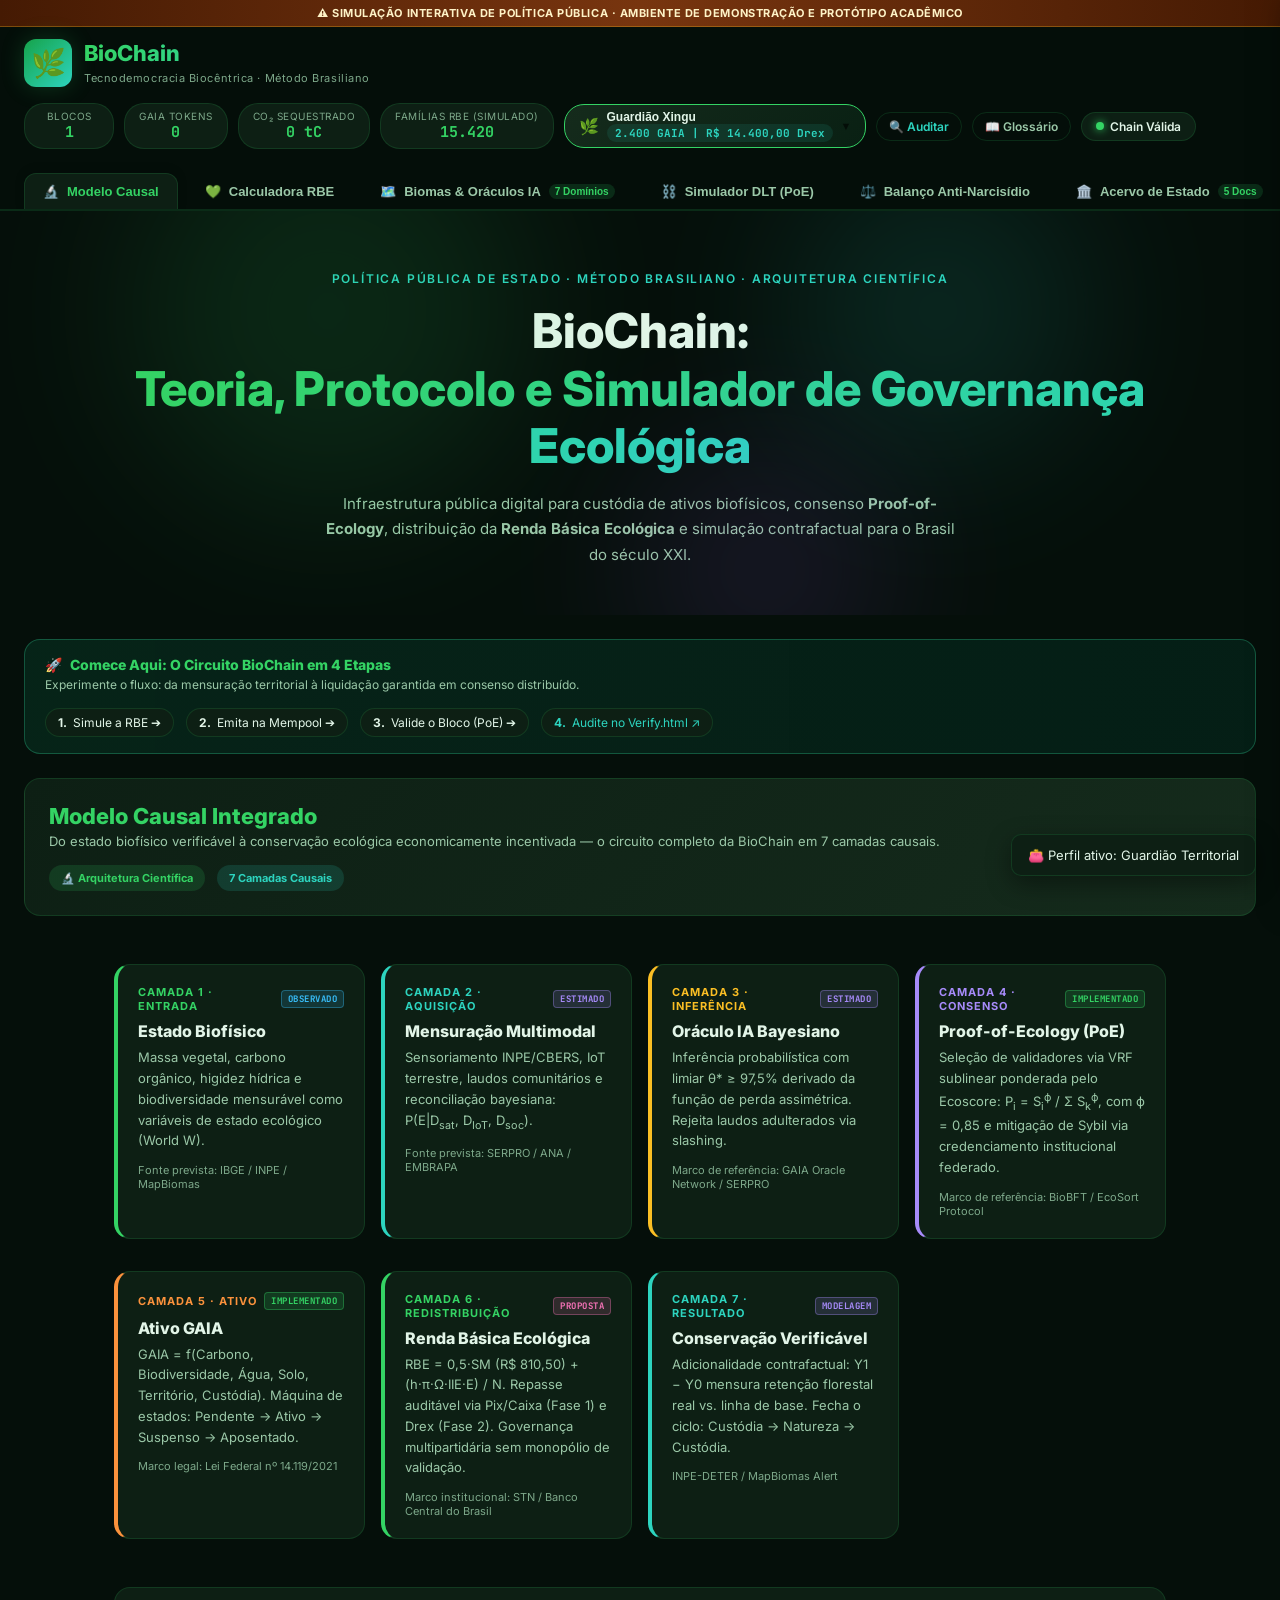
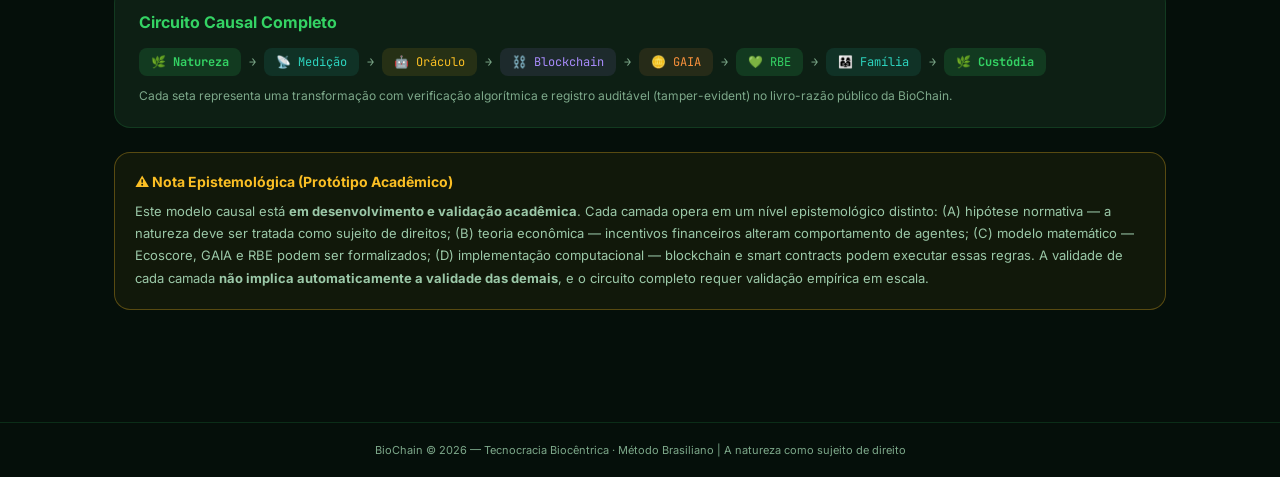
<file: index.html>
<!DOCTYPE html>
<html lang="pt-BR">
<head>
  <meta charset="UTF-8" />
  <meta name="viewport" content="width=device-width, initial-scale=1.0" />
  <title>BioChain — Plataforma da Tecnocracia Biocêntrica & Política Pública</title>
  <meta name="description" content="Infraestrutura pública descentralizada para custódia de ativos naturais, Proof-of-Ecology, Renda Básica Ecológica e governança ecológica no Brasil." />
  <link rel="preconnect" href="https://fonts.googleapis.com" />
  <link rel="preconnect" href="https://fonts.gstatic.com" crossorigin />
  <link href="https://fonts.googleapis.com/css2?family=Inter:wght@300;400;500;600;700;800&family=JetBrains+Mono:wght@400;500;700&display=swap" rel="stylesheet" />
  <link rel="stylesheet" href="style.css" />
</head>
<body>

  <!-- ═══════════════════ BANNER DE PROTÓTIPO ═══════════════════ -->
  <div class="prototype-notice-bar">
    <span>⚠️ SIMULAÇÃO INTERATIVA DE POLÍTICA PÚBLICA · AMBIENTE DE DEMONSTRAÇÃO E PROTÓTIPO ACADÊMICO</span>
  </div>

  <!-- ═══════════════════ HEADER ═══════════════════ -->
  <header class="header">
    <div class="header-inner">
      <div class="brand">
        <div class="brand-icon">🌿</div>
        <div>
          <h1 class="brand-name">BioChain</h1>
          <span class="brand-sub">Tecnodemocracia Biocêntrica · Método Brasiliano</span>
        </div>
      </div>
      <div class="header-stats">
        <div class="stat-pill" id="stat-blocks">
          <span class="stat-label">Blocos</span>
          <span class="stat-val" id="val-blocks">1</span>
        </div>
        <div class="stat-pill" id="stat-tokens">
          <span class="stat-label">GAIA Tokens</span>
          <span class="stat-val" id="val-tokens">0</span>
        </div>
        <div class="stat-pill" id="stat-co2">
          <span class="stat-label">CO₂ Sequestrado</span>
          <span class="stat-val" id="val-co2">0 tC</span>
        </div>
        <div class="stat-pill" id="stat-rbe">
          <span class="stat-label">Famílias RBE (Simulado)</span>
          <span class="stat-val" id="val-rbe-familias">15.420</span>
        </div>
        <!-- BioWallet Pill (Acessível) -->
        <button type="button" class="wallet-pill" id="wallet-pill" onclick="toggleWalletDrawer()" aria-label="Abrir carteira digital Drex e perfil institucional" aria-expanded="false" aria-controls="wallet-drawer" title="Clique para gerenciar sua carteira Drex">
          <span class="wallet-profile-icon" id="wallet-icon">🌿</span>
          <div style="display: flex; flex-direction: column; text-align: left;">
            <span class="wallet-name" id="wallet-name">Guardião Xingu</span>
            <span class="wallet-balance-tag" id="wallet-balance">2.400 GAIA | R$ 14.400 Drex</span>
          </div>
          <span style="font-size: 11px; opacity: 0.6;">▼</span>
        </button>
        <a href="verify.html" target="_blank" class="btn btn-ghost btn-sm" title="Auditoria Criptográfica Independente (D14)" style="padding: 6px 12px; border-radius: 20px; font-size: 12px; border: 1px solid var(--border); color: var(--teal); text-decoration: none;">🔍 Auditar</a>
        <button type="button" class="btn btn-ghost btn-sm" onclick="openGlossaryModal()" title="Abrir glossário de conceitos e fórmulas da BioChain" aria-haspopup="dialog" style="padding: 6px 12px; border-radius: 20px; font-size: 12px; border: 1px solid var(--border);">
          📖 Glossário
        </button>
        <div class="pill-status" id="chain-status">
          <span class="dot green"></span> Chain Válida
        </div>
      </div>
    </div>

    <!-- Navegação por Módulos em Ordem Narrativa de Decisão -->
    <nav class="nav-tabs-container" role="tablist" aria-label="Módulos da Plataforma BioChain">
      <button class="tab-btn active" id="btn-tab-causal" onclick="switchTab('causal')" role="tab" aria-selected="true" aria-controls="tab-causal" tabindex="0">
        <span>🔬</span> Modelo Causal
      </button>
      <button class="tab-btn" id="btn-tab-rbe" onclick="switchTab('rbe')" role="tab" aria-selected="false" aria-controls="tab-rbe" tabindex="0">
        <span>💚</span> Calculadora RBE
      </button>
      <button class="tab-btn" id="btn-tab-biomas" onclick="switchTab('biomas')" role="tab" aria-selected="false" aria-controls="tab-biomas" tabindex="0">
        <span>🗺️</span> Biomas & Oráculos IA <span class="tab-badge">7 Domínios</span>
      </button>
      <button class="tab-btn" id="btn-tab-dlt" onclick="switchTab('dlt')" role="tab" aria-selected="false" aria-controls="tab-dlt" tabindex="0">
        <span>⛓️</span> Simulador DLT (PoE)
      </button>
      <button class="tab-btn" id="btn-tab-narcisidio" onclick="switchTab('narcisidio')" role="tab" aria-selected="false" aria-controls="tab-narcisidio" tabindex="0">
        <span>⚖️</span> Balanço Anti-Narcisídio
      </button>
      <button class="tab-btn" id="btn-tab-politica" onclick="switchTab('politica')" role="tab" aria-selected="false" aria-controls="tab-politica" tabindex="0">
        <span>🏛️</span> Acervo de Estado <span class="tab-badge">5 Docs</span>
      </button>
      <button class="tab-btn" id="btn-tab-poe" onclick="switchTab('poe')" role="tab" aria-selected="false" aria-controls="tab-poe" tabindex="0">
        <span>🌱</span> Consenso PoE &amp; EcoScore
      </button>
    </nav>
  </header>

  <!-- ═══════════════════ HERO ═══════════════════ -->
  <section class="hero">
    <div class="hero-bg-orbs">
      <div class="orb orb1"></div>
      <div class="orb orb2"></div>
      <div class="orb orb3"></div>
    </div>
    <div class="hero-content">
      <p class="hero-eyebrow">Política Pública de Estado · Método Brasiliano · Arquitetura Científica</p>
      <h2 class="hero-title">BioChain:<br/><span class="gradient-text">Teoria, Protocolo e Simulador de Governança Ecológica</span></h2>
      <p class="hero-desc">
        Infraestrutura pública digital para custódia de ativos biofísicos, consenso <b>Proof-of-Ecology</b>,
        distribuição da <b>Renda Básica Ecológica</b> e simulação contrafactual para o Brasil do século XXI.
      </p>
    </div>
  </section>

  <!-- ═══════════════════ TAB: MODELO CAUSAL INTEGRADO ═══════════════════ -->
  <div id="tab-causal" class="tab-content active" role="tabpanel" aria-labelledby="btn-tab-causal" tabindex="0">
    <section class="biomes-section">
      <!-- Onboarding Guiado (F3) -->
      <div class="onboarding-banner" role="region" aria-label="Guia Rápido de Onboarding">
        <div>
          <div style="font-weight: 800; font-size: 14px; color: var(--green); display: flex; align-items: center; gap: 8px;">
            <span>🚀</span> Comece Aqui: O Circuito BioChain em 4 Etapas
          </div>
          <div style="font-size: 12px; color: var(--text2); margin-top: 4px;">
            Experimente o fluxo: da mensuração territorial à liquidação garantida em consenso distribuído.
          </div>
        </div>
        <div class="onboarding-steps">
          <div class="onboarding-step-pill" onclick="switchTab('rbe')"><b>1.</b> Simule a RBE ➔</div>
          <div class="onboarding-step-pill" onclick="switchTab('dlt')"><b>2.</b> Emita na Mempool ➔</div>
          <div class="onboarding-step-pill" onclick="switchTab('dlt'); setTimeout(mineBlock, 300);"><b>3.</b> Valide o Bloco (PoE) ➔</div>
          <a href="verify.html" target="_blank" class="onboarding-step-pill" style="text-decoration:none; color:var(--teal);"><b>4.</b> Audite no Verify.html ↗</a>
        </div>
      </div>
      <div class="biomes-header-box">
        <div>
          <h2 style="font-size: 22px; font-weight: 800; color: var(--green);">Modelo Causal Integrado</h2>
          <p style="font-size: 13px; color: var(--text2); margin-top: 4px;">
            Do estado biofísico verificável à conservação ecológica economicamente incentivada — o circuito completo da BioChain em 7 camadas causais.
          </p>
        </div>
        <div style="display: flex; gap: 12px; align-items: center;">
          <span class="badge" style="background: rgba(52,211,100,0.15); color: var(--green); padding: 6px 12px; border-radius: 20px;">
            🔬 Arquitetura Científica
          </span>
          <span class="badge" style="background: rgba(45,212,191,0.15); color: var(--teal); padding: 6px 12px; border-radius: 20px;">
            7 Camadas Causais
          </span>
        </div>
      </div>

      <!-- Diagrama de Fluxo Causal em 7 Camadas -->
      <div style="padding: 24px; max-width: 1100px; margin: 0 auto;">

        <!-- Ciclo visual em seta com cards -->
        <div style="display: grid; grid-template-columns: repeat(auto-fit, minmax(220px, 1fr)); gap: 16px; margin-bottom: 32px;">

          <div class="card" style="border-left: 4px solid var(--green); padding: 20px;">
            <div style="display:flex; justify-content:space-between; align-items:center; margin-bottom: 8px;"><span style="font-size: 11px; font-weight: 700; color: var(--green); text-transform: uppercase; letter-spacing: 1px;">Camada 1 · Entrada</span><span class="data-tag data-tag-obs">Observado</span></div>
            <div style="font-size: 16px; font-weight: 800; color: var(--text); margin-bottom: 6px;">Estado Biofísico</div>
            <div style="font-size: 13px; color: var(--text2); line-height: 1.6;">Massa vegetal, carbono orgânico, higidez hídrica e biodiversidade mensurável como variáveis de estado ecológico (World W).</div>
            <div style="margin-top: 12px; font-size: 11px; color: var(--text3);">Fonte prevista: IBGE / INPE / MapBiomas</div>
          </div>

          <div class="card" style="border-left: 4px solid var(--teal); padding: 20px;">
            <div style="display:flex; justify-content:space-between; align-items:center; margin-bottom: 8px;"><span style="font-size: 11px; font-weight: 700; color: var(--teal); text-transform: uppercase; letter-spacing: 1px;">Camada 2 · Aquisição</span><span class="data-tag data-tag-est">Estimado</span></div>
            <div style="font-size: 16px; font-weight: 800; color: var(--text); margin-bottom: 6px;">Mensuração Multimodal</div>
            <div style="font-size: 13px; color: var(--text2); line-height: 1.6;">Sensoriamento INPE/CBERS, IoT terrestre, laudos comunitários e reconciliação bayesiana: P(E|D<sub>sat</sub>, D<sub>IoT</sub>, D<sub>soc</sub>).</div>
            <div style="margin-top: 12px; font-size: 11px; color: var(--text3);">Fonte prevista: SERPRO / ANA / EMBRAPA</div>
          </div>

          <div class="card" style="border-left: 4px solid var(--gold); padding: 20px;">
            <div style="display:flex; justify-content:space-between; align-items:center; margin-bottom: 8px;"><span style="font-size: 11px; font-weight: 700; color: var(--gold); text-transform: uppercase; letter-spacing: 1px;">Camada 3 · Inferência</span><span class="data-tag data-tag-est">Estimado</span></div>
            <div style="font-size: 16px; font-weight: 800; color: var(--text); margin-bottom: 6px;">Oráculo IA Bayesiano</div>
            <div style="font-size: 13px; color: var(--text2); line-height: 1.6;">Inferência probabilística com limiar θ* ≥ 97,5% derivado da função de perda assimétrica. Rejeita laudos adulterados via slashing.</div>
            <div style="margin-top: 12px; font-size: 11px; color: var(--text3);">Marco de referência: GAIA Oracle Network / SERPRO</div>
          </div>

          <div class="card" style="border-left: 4px solid #a78bfa; padding: 20px;">
            <div style="display:flex; justify-content:space-between; align-items:center; margin-bottom: 8px;"><span style="font-size: 11px; font-weight: 700; color: #a78bfa; text-transform: uppercase; letter-spacing: 1px;">Camada 4 · Consenso</span><span class="data-tag data-tag-norm">Implementado</span></div>
            <div style="font-size: 16px; font-weight: 800; color: var(--text); margin-bottom: 6px;">Proof-of-Ecology (PoE)</div>
            <div style="font-size: 13px; color: var(--text2); line-height: 1.6;">Seleção de validadores via VRF sublinear ponderada pelo Ecoscore: P<sub>i</sub> = S<sub>i</sub><sup>ϕ</sup> / Σ S<sub>k</sub><sup>ϕ</sup>, com ϕ = 0,85 e mitigação de Sybil via credenciamento institucional federado.</div>
            <div style="margin-top: 12px; font-size: 11px; color: var(--text3);">Marco de referência: BioBFT / EcoSort Protocol</div>
          </div>

          <div class="card" style="border-left: 4px solid #fb923c; padding: 20px;">
            <div style="display:flex; justify-content:space-between; align-items:center; margin-bottom: 8px;"><span style="font-size: 11px; font-weight: 700; color: #fb923c; text-transform: uppercase; letter-spacing: 1px;">Camada 5 · Ativo</span><span class="data-tag data-tag-norm">Implementado</span></div>
            <div style="font-size: 16px; font-weight: 800; color: var(--text); margin-bottom: 6px;">Ativo GAIA</div>
            <div style="font-size: 13px; color: var(--text2); line-height: 1.6;">GAIA = f(Carbono, Biodiversidade, Água, Solo, Território, Custódia). Máquina de estados: Pendente → Ativo → Suspenso → Aposentado.</div>
            <div style="margin-top: 12px; font-size: 11px; color: var(--text3);">Marco legal: Lei Federal nº 14.119/2021</div>
          </div>

          <div class="card" style="border-left: 4px solid var(--green); padding: 20px;">
            <div style="display:flex; justify-content:space-between; align-items:center; margin-bottom: 8px;"><span style="font-size: 11px; font-weight: 700; color: var(--green); text-transform: uppercase; letter-spacing: 1px;">Camada 6 · Redistribuição</span><span class="data-tag data-tag-prop">Proposta</span></div>
            <div style="font-size: 16px; font-weight: 800; color: var(--text); margin-bottom: 6px;">Renda Básica Ecológica</div>
            <div style="font-size: 13px; color: var(--text2); line-height: 1.6;">RBE = 0,5·SM (R$ 810,50) + (h·π·Ω·IIE·E) / N. Repasse auditável via Pix/Caixa (Fase 1) e Drex (Fase 2). Governança multipartidária sem monopólio de validação.</div>
            <div style="margin-top: 12px; font-size: 11px; color: var(--text3);">Marco institucional: STN / Banco Central do Brasil</div>
          </div>

          <div class="card" style="border-left: 4px solid var(--teal); padding: 20px;">
            <div style="display:flex; justify-content:space-between; align-items:center; margin-bottom: 8px;"><span style="font-size: 11px; font-weight: 700; color: var(--teal); text-transform: uppercase; letter-spacing: 1px;">Camada 7 · Resultado</span><span class="data-tag data-tag-est">Modelagem</span></div>
            <div style="font-size: 16px; font-weight: 800; color: var(--text); margin-bottom: 6px;">Conservação Verificável</div>
            <div style="font-size: 13px; color: var(--text2); line-height: 1.6;">Adicionalidade contrafactual: Y1 − Y0 mensura retenção florestal real vs. linha de base. Fecha o ciclo: Custódia → Natureza → Custódia.</div>
            <div style="margin-top: 12px; font-size: 11px; color: var(--text3);">INPE-DETER / MapBiomas Alert</div>
          </div>

        </div>

        <!-- Diagrama de fluxo em linha -->
        <div class="card" style="padding: 24px; margin-bottom: 24px;">
          <h3 style="font-size: 16px; font-weight: 700; color: var(--green); margin-bottom: 16px;">Circuito Causal Completo</h3>
          <div style="display: flex; align-items: center; gap: 8px; flex-wrap: wrap; font-size: 12px; font-family: 'JetBrains Mono', monospace;">
            <span style="background: rgba(52,211,100,0.15); color: var(--green); padding: 6px 12px; border-radius: 8px; font-weight: 700;">🌿 Natureza</span>
            <span style="color: var(--text3);">→</span>
            <span style="background: rgba(45,212,191,0.1); color: var(--teal); padding: 6px 12px; border-radius: 8px;">📡 Medição</span>
            <span style="color: var(--text3);">→</span>
            <span style="background: rgba(251,191,36,0.1); color: var(--gold); padding: 6px 12px; border-radius: 8px;">🤖 Oráculo</span>
            <span style="color: var(--text3);">→</span>
            <span style="background: rgba(167,139,250,0.1); color: #a78bfa; padding: 6px 12px; border-radius: 8px;">⛓️ Blockchain</span>
            <span style="color: var(--text3);">→</span>
            <span style="background: rgba(251,146,60,0.1); color: #fb923c; padding: 6px 12px; border-radius: 8px;">🪙 GAIA</span>
            <span style="color: var(--text3);">→</span>
            <span style="background: rgba(52,211,100,0.15); color: var(--green); padding: 6px 12px; border-radius: 8px;">💚 RBE</span>
            <span style="color: var(--text3);">→</span>
            <span style="background: rgba(45,212,191,0.1); color: var(--teal); padding: 6px 12px; border-radius: 8px;">👨‍👩‍👧 Família</span>
            <span style="color: var(--text3);">→</span>
            <span style="background: rgba(52,211,100,0.15); color: var(--green); padding: 6px 12px; border-radius: 8px; font-weight: 700;">🌿 Custódia</span>
          </div>
          <p style="font-size: 12px; color: var(--text3); margin-top: 12px;">Cada seta representa uma transformação com verificação algorítmica e registro auditável (tamper-evident) no livro-razão público da BioChain.</p>
        </div>

        <!-- Nota Epistemológica -->
        <div class="card" style="padding: 20px; border: 1px solid rgba(251,191,36,0.3); background: rgba(251,191,36,0.05);">
          <h3 style="font-size: 14px; font-weight: 700; color: var(--gold); margin-bottom: 10px;">⚠️ Nota Epistemológica (Protótipo Acadêmico)</h3>
          <p style="font-size: 13px; color: var(--text2); line-height: 1.7;">
            Este modelo causal está <b>em desenvolvimento e validação acadêmica</b>. Cada camada opera em um nível epistemológico distinto: 
            (A) hipótese normativa — a natureza deve ser tratada como sujeito de direitos; 
            (B) teoria econômica — incentivos financeiros alteram comportamento de agentes; 
            (C) modelo matemático — Ecoscore, GAIA e RBE podem ser formalizados; 
            (D) implementação computacional — blockchain e smart contracts podem executar essas regras.
            A validade de cada camada <b>não implica automaticamente a validade das demais</b>, e o circuito completo requer validação empírica em escala.
          </p>
        </div>

      </div>
    </section>
  </div>

  <!-- ═══════════════════ TAB 3: CALCULADORA RBE & DREX ═══════════════════ -->
  <div id="tab-rbe" class="tab-content" role="tabpanel" aria-labelledby="btn-tab-rbe" tabindex="0">
    <section class="rbe-section">
      <div class="biomes-header-box">
        <div>
          <h2 style="font-size: 22px; font-weight: 800; color: var(--green);">Simulador do Programa Nacional de Renda Básica Ecológica (RBE)</h2>
          <p style="font-size: 13px; color: var(--text2); margin-top: 4px;">
            Cálculo paramétrico do benefício de custódia segundo o Art. 14 do Anteprojeto de Lei da BioChain, com liquidação automática via Drex (Real Digital).
          </p>
        </div>
      </div>

      <div class="rbe-grid">
        <!-- Controles / Sliders -->
        <div class="card">
          <div class="card-header">
            <span class="card-icon">🎛️</span>
            <h3>Parâmetros Territoriais de Custódia</h3>
          </div>

          <div class="form-group">
            <label for="rbe-bioma">Bioma sob Custódia</label>
            <select id="rbe-bioma" onchange="calculateRBE()">
              <option value="Pantanal">Pantanal (Fator de Estresse: 1.35x)</option>
              <option value="Mata Atlântica">Mata Atlântica (Fator de Estresse: 1.40x)</option>
              <option value="Cerrado">Cerrado (Fator de Estresse: 1.25x)</option>
              <option value="Amazônia" selected>Amazônia (Fator de Estresse: 1.20x)</option>
              <option value="Caatinga">Caatinga (Fator de Estresse: 1.30x)</option>
              <option value="Pampa">Pampa (Fator de Estresse: 1.15x)</option>
              <option value="Zona Costeira e Marinha">Zona Costeira e Marinha (Fator: 1.25x)</option>
            </select>
          </div>

          <div class="range-slider-wrap">
            <div class="range-slider-head">
              <label for="rbe-area-slider">Área Preservada Auditada</label>
              <output class="range-val-badge" id="rbe-area-val" for="rbe-area-slider" aria-live="polite">150 ha</output>
            </div>
            <input type="range" class="range-input" id="rbe-area-slider" min="10" max="2000" step="10" value="150" oninput="calculateRBE()" aria-label="Área preservada auditada em hectares" />
          </div>

          <div class="range-slider-wrap">
            <div class="range-slider-head">
              <label for="rbe-families-slider">Famílias Guardiãs no Território</label>
              <output class="range-val-badge" id="rbe-families-val" for="rbe-families-slider" aria-live="polite">12 famílias</output>
            </div>
            <input type="range" class="range-input" id="rbe-families-slider" min="1" max="100" step="1" value="12" oninput="calculateRBE()" aria-label="Número de famílias guardiãs no território" />
          </div>

          <div class="range-slider-wrap">
            <div class="range-slider-head">
              <label for="rbe-iie-slider">Índice de Integridade Ecológica (IIE)</label>
              <output class="range-val-badge" id="rbe-iie-val" for="rbe-iie-slider" aria-live="polite">94%</output>
            </div>
            <input type="range" class="range-input" id="rbe-iie-slider" min="50" max="100" step="1" value="94" oninput="calculateRBE()" aria-label="Índice de Integridade Ecológica" />
          </div>

          <div style="background: var(--bg2); padding: 14px; border-radius: var(--radius-sm); font-size: 12px; color: var(--text2); line-height: 1.5;">
            💡 <b>Fórmula do Anteprojeto (Art. 14):</b> <code>RBE = 0,5·SM + (h·π·Ω·IIE·E) / N</code>, onde <b>0,5·SM = R$ 810,50</b> (piso social incondicional proposto), <b>π = R$ 12,50/ha·mês</b> (PSA Lei 14.119/2021), <b>Ω</b> é o fator de estresse do bioma, <b>IIE</b> a integridade auditada e <b>E = 1,0</b> a elegibilidade territorial. <span style="display:block;margin-top:6px;font-size:11px;color:var(--text3);">Teto prudencial distributivo: R$ 2.500,00/família·mês de PSA (Art. 14, § 3º) para evitar assimetrias concentradoras.</span>
          </div>
        </div>

        <!-- Resultados & Drex -->
        <div class="card">
          <div class="card-header">
            <span class="card-icon">💳</span>
            <h3>Demonstrativo de Liquidação</h3>
          </div>

          <div style="background: linear-gradient(135deg, rgba(52,211,100,0.1), rgba(45,212,191,0.05)); border: 1px solid var(--green); border-radius: var(--radius); padding: 20px; text-align: center; margin-bottom: 20px;">
            <span style="font-size: 12px; color: var(--text3); text-transform: uppercase; letter-spacing: 0.05em;">RBE Mensal por Família</span>
            <div style="font-size: 36px; font-weight: 800; color: var(--green); font-family: 'JetBrains Mono', monospace; margin: 6px 0;" id="rbe-total-family">
              —
            </div>
            <span style="font-size: 12px; color: var(--teal);" id="rbe-gaia-equiv">
              —
            </span>
          </div>

          <div class="biome-stats-grid">
            <div class="biome-stat-box">
              <span class="biome-stat-lbl">Repasse Mensal Território</span>
              <span class="biome-stat-val" id="rbe-territorio-total">—</span>
            </div>
            <div class="biome-stat-box">
              <span class="biome-stat-lbl">CO₂e Sequestrado Anual</span>
              <span class="biome-stat-val" id="rbe-co2-anual">—</span>
            </div>
            <div class="biome-stat-box" style="grid-column: 1 / -1; background: rgba(45, 212, 191, 0.05); border-color: rgba(45, 212, 191, 0.2);">
              <span class="biome-stat-lbl">Adicionalidade Ecológica Contrafactual (Y1 - Y0)</span>
              <span class="biome-stat-val" id="rbe-additionality-val" style="color: var(--teal); font-size: 13px;">—</span>
            </div>
          </div>

          <!-- Comprovante Criptográfico RBE em 2 Fases -->
          <div class="drex-receipt-box">
            <div style="display: flex; justify-content: space-between; border-bottom: 1px dashed var(--border); padding-bottom: 6px; margin-bottom: 8px;">
              <span>ARQUITETURA RBE (FASE 1: PIX/CAIXA | FASE 2: DREX VAREJO)</span>
              <span style="color: var(--teal);">● SIMULAÇÃO DE FLUXO</span>
            </div>
            <div>Beneficiário: Família Guardiã Xingu (Hash: 0x9f4c...3e1a)</div>
            <div>Trilho Vigente (Fase 1): Pix / Caixa Econômica Federal (Conta Social)</div>
            <div>Migração Futura (Fase 2): Smart Contracts Drex Varejo (Roadmap Bacen)</div>
            <div style="margin-top: 6px; color: var(--green);">Taxa de Intermediação: R$ 0,00 (Zero Pedágio)</div>
          </div>

          <button class="btn btn-primary" style="margin-top: 16px; width: 100%;" onclick="simulateRBEDeposit()">
            <span>🚀</span> Simular Emissão de Lote RBE On-Chain
          </button>
          <div id="rbe-disjuntor-notice" style="display:none; margin-top:14px; padding:12px; border-radius:var(--radius-sm); border-left:4px solid var(--red); background:rgba(239,68,68,0.12); font-size:12px; color:#fca5a5; line-height:1.5;"></div>
        </div>
      </div>
    </section>
  </div>

  <!-- ═══════════════════ TAB 2: BIOMAS & ORÁCULOS IA ═══════════════════ -->
  <div id="tab-biomas" class="tab-content" role="tabpanel" aria-labelledby="btn-tab-biomas" tabindex="0">
    <section class="biomes-section">
      <div class="biomes-header-box">
        <div>
          <h2 style="font-size: 22px; font-weight: 800; color: var(--green);">Rede Nacional de Oráculos Ambientais</h2>
          <p style="font-size: 13px; color: var(--text2); margin-top: 4px;">
            Fusão em tempo real de sensoriamento orbital (INPE/CBERS/Sentinel), telemetria IoT terrestre e laudos comunitários em nuvem de Estado (SERPRO/RNP).
          </p>
        </div>
        <div style="display: flex; gap: 12px; align-items: center;">
          <span class="badge" style="background: rgba(52,211,100,0.15); color: var(--green); padding: 6px 12px; border-radius: 20px;">
            ● 7 Biomas Sincronizados
          </span>
          <span class="badge" style="background: rgba(45,212,191,0.15); color: var(--teal); padding: 6px 12px; border-radius: 20px;">
            Reconciliação Bayesiana: 98.9% (Simulado)
          </span>
        </div>
      </div>

      <!-- MAPA VETORIAL INTERATIVO DOS 7 BIOMAS -->
      <div class="map-section-box">
        <div class="map-header-row">
          <div>
            <h3 style="font-size: 19px; font-weight: 800; color: var(--green);">Mapa Geoespacial dos Biomas Brasileiros</h3>
            <p style="font-size: 12px; color: var(--text2); margin-top: 4px;">
              Clique em qualquer bioma ou nó guardião para inspecionar dados orbitais ao vivo e sincronizar a calculadora territorial.
            </p>
          </div>
          <div style="display: flex; gap: 8px;">
            <span class="badge" style="background: rgba(52,211,100,0.15); color: var(--green); padding: 5px 12px; border-radius: 12px; font-size: 11px;">
              ● 7 Biomas Sincronizados
            </span>
            <span class="badge" style="background: rgba(45,212,191,0.15); color: var(--teal); padding: 5px 12px; border-radius: 12px; font-size: 11px;">
              📡 Oráculos SERPRO/INPE Ativos
            </span>
          </div>
        </div>

        <div class="map-container-wrap">
          <!-- SVG Vetorial do Território Brasileiro -->
          <div class="brazil-svg-box">
            <svg viewBox="0 0 600 600" id="brazil-map-svg">
              <defs>
                <linearGradient id="grad-amz" x1="0%" y1="0%" x2="100%" y2="100%">
                  <stop offset="0%" stop-color="#059669" stop-opacity="0.8" />
                  <stop offset="100%" stop-color="#10b981" stop-opacity="0.9" />
                </linearGradient>
                <linearGradient id="grad-cer" x1="0%" y1="0%" x2="100%" y2="100%">
                  <stop offset="0%" stop-color="#d97706" stop-opacity="0.75" />
                  <stop offset="100%" stop-color="#f59e0b" stop-opacity="0.85" />
                </linearGradient>
                <linearGradient id="grad-caa" x1="0%" y1="0%" x2="100%" y2="100%">
                  <stop offset="0%" stop-color="#ea580c" stop-opacity="0.75" />
                  <stop offset="100%" stop-color="#fb923c" stop-opacity="0.85" />
                </linearGradient>
                <linearGradient id="grad-mat" x1="0%" y1="0%" x2="100%" y2="100%">
                  <stop offset="0%" stop-color="#047857" stop-opacity="0.8" />
                  <stop offset="100%" stop-color="#34d399" stop-opacity="0.9" />
                </linearGradient>
                <linearGradient id="grad-pan" x1="0%" y1="0%" x2="100%" y2="100%">
                  <stop offset="0%" stop-color="#0891b2" stop-opacity="0.8" />
                  <stop offset="100%" stop-color="#22d3ee" stop-opacity="0.9" />
                </linearGradient>
                <linearGradient id="grad-pam" x1="0%" y1="0%" x2="100%" y2="100%">
                  <stop offset="0%" stop-color="#65a30d" stop-opacity="0.8" />
                  <stop offset="100%" stop-color="#a3e635" stop-opacity="0.9" />
                </linearGradient>
                <linearGradient id="grad-cos" x1="0%" y1="0%" x2="100%" y2="100%">
                  <stop offset="0%" stop-color="#0284c7" stop-opacity="0.5" />
                  <stop offset="100%" stop-color="#38bdf8" stop-opacity="0.7" />
                </linearGradient>
              </defs>

              <!-- Zona Costeira / Marinha -->
              <path class="biome-path" id="biome-svg-cos" d="M 520,130 Q 580,240 520,380 L 460,490 L 390,580 L 420,590 L 510,480 Q 610,330 550,140 Z" fill="url(#grad-cos)" onclick="selectBiomeFromMap('cos')" tabindex="0" role="button" aria-label="Zona Costeira e Marinha" onkeydown="if(event.key==='Enter'||event.key===' '){selectBiomeFromMap('cos');event.preventDefault();}">
                <title>Zona Costeira e Marinha</title>
              </path>

              <!-- Amazônia -->
              <path class="biome-path selected" id="biome-svg-amz" d="M 50,180 Q 90,70 210,50 Q 310,45 370,110 L 390,180 L 310,230 L 230,290 L 110,270 Z" fill="url(#grad-amz)" onclick="selectBiomeFromMap('amz')" tabindex="0" role="button" aria-label="Bioma Amazônia" onkeydown="if(event.key==='Enter'||event.key===' '){selectBiomeFromMap('amz');event.preventDefault();}">
                <title>Bioma Amazônia</title>
              </path>

              <!-- Cerrado -->
              <path class="biome-path" id="biome-svg-cer" d="M 230,290 L 310,230 L 390,180 L 420,210 L 410,340 L 330,390 L 250,380 L 225,330 Z" fill="url(#grad-cer)" onclick="selectBiomeFromMap('cer')" tabindex="0" role="button" aria-label="Bioma Cerrado" onkeydown="if(event.key==='Enter'||event.key===' '){selectBiomeFromMap('cer');event.preventDefault();}">
                <title>Bioma Cerrado</title>
              </path>

              <!-- Caatinga -->
              <path class="biome-path" id="biome-svg-caa" d="M 390,180 Q 470,120 530,155 L 535,225 L 455,265 L 420,210 Z" fill="url(#grad-caa)" onclick="selectBiomeFromMap('caa')" tabindex="0" role="button" aria-label="Bioma Caatinga" onkeydown="if(event.key==='Enter'||event.key===' '){selectBiomeFromMap('caa');event.preventDefault();}">
                <title>Bioma Caatinga</title>
              </path>

              <!-- Mata Atlântica -->
              <path class="biome-path" id="biome-svg-mat" d="M 455,265 L 535,225 Q 515,310 475,390 L 415,480 L 365,460 L 410,340 Z" fill="url(#grad-mat)" onclick="selectBiomeFromMap('mat')" tabindex="0" role="button" aria-label="Bioma Mata Atlântica" onkeydown="if(event.key==='Enter'||event.key===' '){selectBiomeFromMap('mat');event.preventDefault();}">
                <title>Bioma Mata Atlântica</title>
              </path>

              <!-- Pantanal -->
              <path class="biome-path" id="biome-svg-pan" d="M 195,335 L 245,315 L 255,385 L 205,395 Z" fill="url(#grad-pan)" onclick="selectBiomeFromMap('pan')" tabindex="0" role="button" aria-label="Bioma Pantanal" onkeydown="if(event.key==='Enter'||event.key===' '){selectBiomeFromMap('pan');event.preventDefault();}">
                <title>Bioma Pantanal</title>
              </path>

              <!-- Pampa -->
              <path class="biome-path" id="biome-svg-pam" d="M 335,485 L 415,480 L 390,575 L 320,565 Z" fill="url(#grad-pam)" onclick="selectBiomeFromMap('pam')" tabindex="0" role="button" aria-label="Bioma Pampa" onkeydown="if(event.key==='Enter'||event.key===' '){selectBiomeFromMap('pam');event.preventDefault();}">
                <title>Bioma Pampa</title>
              </path>

              <!-- Marcadores de Nós Guardiões Georreferenciados -->
              <g class="map-node-dot" onclick="selectBiomeFromMap('amz')" tabindex="0" role="button" aria-label="Nó Guardian-Amazônia" onkeydown="if(event.key==='Enter'||event.key===' '){selectBiomeFromMap('amz');event.preventDefault();}">
                <title>Nó Guardian-Amazônia</title>
                <circle cx="210" cy="150" r="14" fill="#10b981" class="node-pulse-ring" />
                <circle cx="210" cy="150" r="6" fill="#ffffff" stroke="#059669" stroke-width="2" />
                <text x="220" y="145" fill="#e2f5e8" font-size="10" font-family="JetBrains Mono" font-weight="700">Guardian-Amazônia</text>
              </g>

              <g class="map-node-dot" onclick="selectBiomeFromMap('cer')" tabindex="0" role="button" aria-label="Nó Guardian-Cerrado" onkeydown="if(event.key==='Enter'||event.key===' '){selectBiomeFromMap('cer');event.preventDefault();}">
                <title>Nó Guardian-Cerrado</title>
                <circle cx="315" cy="295" r="14" fill="#f59e0b" class="node-pulse-ring" />
                <circle cx="315" cy="295" r="6" fill="#ffffff" stroke="#d97706" stroke-width="2" />
                <text x="325" y="290" fill="#e2f5e8" font-size="10" font-family="JetBrains Mono" font-weight="700">Guardian-Cerrado</text>
              </g>

              <g class="map-node-dot" onclick="selectBiomeFromMap('caa')" tabindex="0" role="button" aria-label="Nó Guardian-Caatinga" onkeydown="if(event.key==='Enter'||event.key===' '){selectBiomeFromMap('caa');event.preventDefault();}">
                <title>Nó Guardian-Caatinga</title>
                <circle cx="455" cy="195" r="14" fill="#ea580c" class="node-pulse-ring" />
                <circle cx="455" cy="195" r="6" fill="#ffffff" stroke="#c2410c" stroke-width="2" />
                <text x="400" y="180" fill="#e2f5e8" font-size="10" font-family="JetBrains Mono" font-weight="700">Guardian-Caatinga</text>
              </g>

              <g class="map-node-dot" onclick="selectBiomeFromMap('mat')" tabindex="0" role="button" aria-label="Nó Guardian-Mata-Atlântica" onkeydown="if(event.key==='Enter'||event.key===' '){selectBiomeFromMap('mat');event.preventDefault();}">
                <title>Nó Guardian-Mata-Atlântica</title>
                <circle cx="440" cy="390" r="14" fill="#34d399" class="node-pulse-ring" />
                <circle cx="440" cy="390" r="6" fill="#ffffff" stroke="#047857" stroke-width="2" />
                <text x="450" y="405" fill="#e2f5e8" font-size="10" font-family="JetBrains Mono" font-weight="700">Guardian-Mata-Atlântica</text>
              </g>

              <g class="map-node-dot" onclick="selectBiomeFromMap('pan')" tabindex="0" role="button" aria-label="Nó Guardian-Pantanal" onkeydown="if(event.key==='Enter'||event.key===' '){selectBiomeFromMap('pan');event.preventDefault();}">
                <title>Nó Guardian-Pantanal</title>
                <circle cx="225" cy="355" r="14" fill="#22d3ee" class="node-pulse-ring" />
                <circle cx="225" cy="355" r="6" fill="#ffffff" stroke="#0891b2" stroke-width="2" />
                <text x="120" y="360" fill="#e2f5e8" font-size="10" font-family="JetBrains Mono" font-weight="700">Guardian-Pantanal</text>
              </g>

              <g class="map-node-dot" onclick="selectBiomeFromMap('pam')" tabindex="0" role="button" aria-label="Nó Guardian-Pampa" onkeydown="if(event.key==='Enter'||event.key===' '){selectBiomeFromMap('pam');event.preventDefault();}">
                <title>Nó Guardian-Pampa</title>
                <circle cx="360" cy="530" r="14" fill="#a3e635" class="node-pulse-ring" />
                <circle cx="360" cy="530" r="6" fill="#ffffff" stroke="#65a30d" stroke-width="2" />
                <text x="370" y="545" fill="#e2f5e8" font-size="10" font-family="JetBrains Mono" font-weight="700">Guardian-Pampa</text>
              </g>

              <g class="map-node-dot" onclick="selectBiomeFromMap('cos')" tabindex="0" role="button" aria-label="Nó Guardian-Costeiro" onkeydown="if(event.key==='Enter'||event.key===' '){selectBiomeFromMap('cos');event.preventDefault();}">
                <title>Nó Guardian-Costeiro</title>
                <circle cx="510" cy="310" r="14" fill="#38bdf8" class="node-pulse-ring" />
                <circle cx="510" cy="310" r="6" fill="#ffffff" stroke="#0284c7" stroke-width="2" />
                <text x="460" y="295" fill="#e2f5e8" font-size="10" font-family="JetBrains Mono" font-weight="700">Guardian-Costeiro</text>
              </g>
            </svg>
          </div>

          <!-- Card de Detalhe Espacial do Bioma Selecionado -->
          <div class="map-info-card" id="map-info-card">
            <div class="map-info-title">
              <span id="map-info-icon">🌳</span>
              <span id="map-info-name">Bioma Amazônia</span>
            </div>
            <p style="font-size: 13px; color: var(--text2); line-height: 1.5; margin-bottom: 16px;" id="map-info-desc">
              Maior floresta tropical contínua da Terra, abrangendo 4,1 milhões de km² em território brasileiro. Regulador primordial do ciclo de rios voadores e sequestro ativo de carbono.
            </p>

            <div class="biome-stats-grid">
              <div class="biome-stat-box">
                <div class="biome-stat-lbl">Multiplicador PoE</div>
                <div class="biome-stat-val" id="map-info-stress">1.20x</div>
              </div>
              <div class="biome-stat-box">
                <div class="biome-stat-lbl">Cobertura Atual</div>
                <div class="biome-stat-val" id="map-info-canopy">86.4%</div>
              </div>
              <div class="biome-stat-box">
                <div class="biome-stat-lbl">Oráculo Ativo</div>
                <div class="biome-stat-val" style="font-size: 11px;" id="map-info-oracle">INPE-DETER-AMZ-01</div>
              </div>
              <div class="biome-stat-box">
                <div class="biome-stat-lbl">Índice Hídrico</div>
                <div class="biome-stat-val" style="color: var(--teal);" id="map-info-water">Excelente (78%)</div>
              </div>
            </div>

            <button class="btn btn-primary" style="width: 100%; margin-top: 8px;" onclick="syncMapWithCalculator()">
              <span>💚</span> Simular RBE neste Bioma
            </button>
          </div>
        </div>
      </div>

      <div class="biomes-grid" id="biomes-grid">
        <!-- Renderizado dinamicamente via app.js -->
      </div>
    </section>
  </div>

  <!-- ═══════════════════ TAB 1: SIMULADOR DLT ═══════════════════ -->
  <div id="tab-dlt" class="tab-content" role="tabpanel" aria-labelledby="btn-tab-dlt" tabindex="0">
    <main class="main-grid">

      <!-- ── COLUNA ESQUERDA ── -->
      <aside class="left-panel">
        <!-- Nova Transação -->
        <div class="card" id="card-tx">
          <div class="card-header">
            <span class="card-icon">⚡</span>
            <h3>Nova Transação Ecológica</h3>
          </div>

          <div class="form-group">
            <label for="tx-type">Tipo de Ativo</label>
            <select id="tx-type">
              <option value="floresta">🌳 Crédito Florestal</option>
              <option value="rio">🌊 Crédito Hídrico</option>
              <option value="biodiversidade">🦋 Crédito de Biodiversidade</option>
              <option value="carbono">💨 Crédito de Carbono</option>
              <option value="solo">🌱 Crédito de Solo Saudável</option>
              <option value="governanca">🗳️ Voto de Governança</option>
              <option value="renda">💚 Renda Básica Ecológica</option>
              <option value="queima">🔥 Queima / Compensação GAIA</option>
            </select>
          </div>

          <div class="form-group">
            <label for="tx-origin">Origem (Nó Guardian)</label>
            <input type="text" id="tx-origin" placeholder="ex: Guardian-Amazônia-0x1A" value="Guardian-Amazônia-0x1A" />
          </div>

          <div class="form-group">
            <label for="tx-dest">Destino (Nó ou Comunidade)</label>
            <input type="text" id="tx-dest" placeholder="ex: Comunidade-Caiapó-0x2B" value="Comunidade-Caiapó-0x2B" />
          </div>

          <div class="form-group">
            <label for="tx-amount">Quantidade (GAIA tokens)</label>
            <input type="number" id="tx-amount" min="1" max="10000" value="500" />
          </div>

          <div class="form-group">
            <label for="tx-area">Área Protegida (ha)</label>
            <input type="number" id="tx-area" min="0" step="0.1" value="120.5" />
          </div>

          <div class="form-group">
            <label for="tx-co2">CO₂ Sequestrado (toneladas)</label>
            <input type="number" id="tx-co2" min="0" step="0.1" value="85.2" />
          </div>

          <div class="form-group">
            <label for="tx-data">Metadados (JSON opcional)</label>
            <textarea id="tx-data" rows="2" placeholder='{"bioma":"Amazônia","oraculo":"INPE-DETER"}'></textarea>
          </div>

          <button class="btn btn-primary" id="btn-add-tx" onclick="addPendingTransaction()">
            <span>➕</span> Adicionar à Mempool
          </button>
        </div>

        <!-- Mempool -->
        <div class="card" id="card-mempool">
          <div class="card-header">
            <span class="card-icon">🔄</span>
            <h3>Mempool</h3>
            <span class="badge" id="mempool-badge">0</span>
          </div>
          <div id="mempool-list" class="mempool-list">
            <p class="empty-msg">Nenhuma transação pendente.</p>
          </div>
          <button class="btn btn-secondary" id="btn-mine" onclick="mineBlock()" disabled>
            <span>⛏️</span> Validar Bloco (PoE)
          </button>
          <p class="hint-text">Proof-of-Ecology: seleção probabilística do validador ponderada pelo Ecoscore do bioma.</p>
        </div>

        <!-- Nós da Rede -->
        <div class="card" id="card-nodes">
          <div class="card-header">
            <span class="card-icon">🌐</span>
            <h3>Federação de Biomas</h3>
          </div>
          <div id="nodes-list" class="nodes-list"></div>
          <button class="btn btn-ghost" onclick="addRandomNode()">+ Adicionar Sub-Nó</button>
        </div>
      </aside>

      <!-- ── CENTRO: BLOCKCHAIN VISUAL ── -->
      <section class="chain-panel">
        <div class="chain-header">
          <h2>Cadeia de Blocos Pública</h2>
          <div class="chain-actions">
            <button class="btn btn-ghost btn-sm" onclick="validateChain()">✅ Validar Cadeia</button>
            <button class="btn btn-ghost btn-sm" onclick="resetChain()" title="Restaurar cadeia ao bloco gênesis demonstrativo">🔄 Reiniciar</button>
            <button class="btn btn-ghost btn-sm" onclick="exportChain()">📥 Exportar JSON</button>
            <button class="btn btn-secondary btn-sm" onclick="importChain()">📤 Importar JSON</button>
            <a href="verify.html" target="_blank" class="btn btn-ghost btn-sm" style="border: 1px solid var(--border); text-decoration: none; color: var(--teal);">🔍 Auditar no Verify.html</a>
            <button class="btn btn-danger btn-sm" onclick="simulateTamper()">⚠️ Simular Ataque</button>
          </div>
        </div>

        <div id="chain-container" class="chain-container">
          <!-- Blocos gerados dinamicamente -->
        </div>

        <!-- Painel Adversarial Red Team / Testes de Estresse -->
        <div class="red-team-box">
          <div class="red-team-head">
            <div class="red-team-title">
              <span>🛡️</span> Adversarial BioChain Red Team (Simulação de Cenários de Falha)
            </div>
            <span class="badge" style="background: rgba(239,68,68,0.2); color: #fca5a5; font-size: 11px;">
              ● Resiliência Cripto-Ecológica
            </span>
          </div>
          <p style="font-size: 12px; color: var(--text2); margin-bottom: 14px;">
            Selecione um cenário de teste adversarial para disparar simulações de estresse e medir a capacidade de mitigação do protocolo:
          </p>

          <div class="scenario-grid">
            <div class="scenario-card" onclick="runStressTest('price_crash')" tabindex="0" role="button" aria-label="Simular Queda do GAIA em 80%" onkeydown="if(event.key==='Enter'||event.key===' '){runStressTest('price_crash');event.preventDefault();}">
              <div class="scenario-card-head">
                <span style="font-size: 12px; font-weight: 700; color: var(--text);">A: Queda do GAIA</span>
                <span class="scenario-tag">-80% Preço</span>
              </div>
              <div style="font-size: 11px; color: var(--text2);">Testa se o piso RBE protege a custódia mesmo com colapso de mercado.</div>
            </div>

            <div class="scenario-card" onclick="runStressTest('oracle_spoof')" tabindex="0" role="button" aria-label="Simular Oráculo Spoofing" onkeydown="if(event.key==='Enter'||event.key===' '){runStressTest('oracle_spoof');event.preventDefault();}">
              <div class="scenario-card-head">
                <span style="font-size: 12px; font-weight: 700; color: var(--text);">B: Oráculo Spoofing</span>
                <span class="scenario-tag">Sensor Falso</span>
              </div>
              <div style="font-size: 11px; color: var(--text2);">Testa se o limiar bayesiano (θ* ≥ 97,5%) detecta laudos adulterados.</div>
            </div>

            <div class="scenario-card" onclick="runStressTest('collusion_30')" tabindex="0" role="button" aria-label="Simular Cartel de Validadores com 30% de colusão" onkeydown="if(event.key==='Enter'||event.key===' '){runStressTest('collusion_30');event.preventDefault();}">
              <div class="scenario-card-head">
                <span style="font-size: 12px; font-weight: 700; color: var(--text);">C: Cartel Validadores</span>
                <span class="scenario-tag">30% Colusão</span>
              </div>
              <div style="font-size: 11px; color: var(--text2);">Testa se a VRF sublinear (ϕ = 0,85) e o Slashing neutralizam cartéis.</div>
            </div>

            <div class="scenario-card" onclick="runStressTest('wildfire')" tabindex="0" role="button" aria-label="Simular Incêndio Florestal" onkeydown="if(event.key==='Enter'||event.key===' '){runStressTest('wildfire');event.preventDefault();}">
              <div class="scenario-card-head">
                <span style="font-size: 12px; font-weight: 700; color: var(--text);">D: Incêndio Florestal</span>
                <span class="scenario-tag">Choque Clima</span>
              </div>
              <div style="font-size: 11px; color: var(--text2);">Testa o congelamento preventivo de ativos e acionamento do Fundo de Emergência.</div>
            </div>
          </div>

          <!-- Caixa de Resultado Dinâmico do Teste Red Team -->
          <div id="redteam-result-box" class="redteam-result-box" aria-live="polite"></div>
        </div>
      </section>

      <!-- ── COLUNA DIREITA ── -->
      <aside class="right-panel">
        <!-- Inspetor de Bloco -->
        <div class="card" id="card-inspector">
          <div class="card-header">
            <span class="card-icon">🔍</span>
            <h3>Inspetor de Bloco</h3>
          </div>
          <div id="inspector-content">
            <p class="empty-msg">Clique em um bloco para inspecioná-lo.</p>
          </div>
        </div>

        <!-- Painel de Governança Quadrática -->
        <div class="card" id="card-governance">
          <div class="card-header">
            <span class="card-icon">🏛️</span>
            <h3>DAO Biocêntrica (Votação Quadrática)</h3>
          </div>
          <div style="background: var(--bg2); border: 1px solid var(--border); border-radius: var(--radius-sm); padding: 10px 14px; margin-bottom: 14px; font-size: 12px; display: flex; justify-content: space-between; align-items: center;">
            <span style="color: var(--text2);">Orçamento de Voz:</span>
            <span style="color: var(--gold); font-family: 'JetBrains Mono', monospace; font-weight: 700;" id="user-voice-budget">100 Créditos</span>
          </div>
          <div class="gov-proposals" id="gov-proposals"></div>
        </div>

        <!-- Métricas Ecológicas -->
        <div class="card" id="card-metrics">
          <div class="card-header">
            <span class="card-icon">📊</span>
            <h3>Métricas Biofísicas</h3>
          </div>
          <div class="metrics-grid">
            <div class="metric-item">
              <span class="metric-icon">🌳</span>
              <div>
                <span class="metric-val" id="m-floresta">0</span>
                <span class="metric-label">Créditos Florestais</span>
              </div>
            </div>
            <div class="metric-item">
              <span class="metric-icon">🌊</span>
              <div>
                <span class="metric-val" id="m-rio">0</span>
                <span class="metric-label">Créditos Hídricos</span>
              </div>
            </div>
            <div class="metric-item">
              <span class="metric-icon">🦋</span>
              <div>
                <span class="metric-val" id="m-bio">0</span>
                <span class="metric-label">Biodiversidade</span>
              </div>
            </div>
            <div class="metric-item">
              <span class="metric-icon">💨</span>
              <div>
                <span class="metric-val" id="m-co2">0</span>
                <span class="metric-label">Créditos Carbono</span>
              </div>
            </div>
            <div class="metric-item">
              <span class="metric-icon">💚</span>
              <div>
                <span class="metric-val" id="m-rbe">0</span>
                <span class="metric-label">Renda Básica (GAIA)</span>
              </div>
            </div>
            <div class="metric-item">
              <span class="metric-icon">🔥</span>
              <div>
                <span class="metric-val" id="m-queima">0</span>
                <span class="metric-label">GAIA Compensados</span>
              </div>
            </div>
          </div>
          <div class="eco-index">
            <span class="eco-label">Índice de Saúde Ecosistêmica (ISE)</span>
            <div class="eco-bar-bg">
              <div class="eco-bar-fill" id="eco-bar"></div>
            </div>
            <span class="eco-pct" id="eco-pct">0%</span>
          </div>
        </div>

        <!-- Log de Eventos -->
        <div class="card" id="card-log">
          <div class="card-header">
            <span class="card-icon">📜</span>
            <h3>Log de Eventos</h3>
          </div>
          <div id="event-log" class="event-log"></div>
        </div>
      </aside>
    </main>
  </div>

  <!-- ═══════════════════ TAB 5: BALANÇO ANTI-NARCISÍDIO ═══════════════════ -->
  <div id="tab-narcisidio" class="tab-content" role="tabpanel" aria-labelledby="btn-tab-narcisidio" tabindex="0">
    <section class="narc-section">
      <div class="biomes-header-box">
        <div>
          <h2 style="font-size: 22px; font-weight: 800; color: var(--green);">Rompendo o Narcisídio Social: A Matemática da Transição</h2>
          <p style="font-size: 13px; color: var(--text2); margin-top: 4px;">
            Comparativo de teoria econômica: por que a destruição florestal é um suicídio contábil de curto prazo e a custódia BioChain é uma estratégia sustentável validada estocasticamente.
          </p>
        </div>
      </div>

      <div style="background: rgba(30, 41, 59, 0.6); border-left: 3px solid var(--gold); border-radius: 6px; padding: 12px 16px; margin-bottom: 20px; font-size: 12.5px; color: var(--text2); line-height: 1.6;">
        <span style="color: var(--gold); font-weight: 700; text-transform: uppercase; font-size: 11px; letter-spacing: 0.5px;">Definição Teórica Formal (§3.3):</span><br/>
        <b>Narcisídio Social</b> é o processo de decisão econômica no qual agentes, instituições ou sistemas produtivos priorizam ganhos privados de curto prazo, mesmo quando tais decisões comprometem sistematicamente as condições biofísicas e institucionais necessárias à reprodução do bem-estar coletivo no longo prazo.
      </div>

      <div class="narc-compare-grid">
        <!-- Lado Predatório -->
        <div class="narc-box predatory">
          <div style="display: flex; align-items: center; gap: 8px; margin-bottom: 16px;">
            <span style="font-size: 24px;">🪓</span>
            <h3 style="color: var(--red); font-size: 18px;">Economia do Narcisídio Social</h3>
          </div>
          <ul style="list-style: none; font-size: 13px; color: var(--text2); line-height: 1.8;">
            <li>❌ <b>Receita Única e Exaustiva:</b> Venda de madeira e pasto de baixa produtividade (R$ 1.800/ha uma única vez).</li>
            <li>❌ <b>Externalidades Socializadas:</b> Secas, quebra de safras e custos hospitalares pagos pelo povo.</li>
            <li>❌ <b>Insegurança Jurídica:</b> Risco constante de embargo, multas do IBAMA e perda de acesso a crédito rural.</li>
            <li>❌ <b>Horizonte Econômico:</b> Degradação do solo em 5 a 7 anos, transformando ativos em desertos.</li>
          </ul>
          <div id="vpl-card-predatory" style="background: rgba(239, 68, 68, 0.1); border-radius: var(--radius-sm); padding: 12px; margin-top: 16px; font-size: 12px; color: #fca5a5;">
            <b>VPL em 10 Anos:</b> R$ 2.839 / ha (Taxa de desconto social r = 6,5% a.a.; corte raso inicial + pasto com decaimento acelerado e risco de embargo IBAMA).
          </div>
        </div>

        <!-- Lado Biocêntrico -->
        <div class="narc-box biocentric">
          <div style="display: flex; align-items: center; gap: 8px; margin-bottom: 16px;">
            <span style="font-size: 24px;">🌿</span>
            <h3 style="color: var(--green); font-size: 18px;">Tecnodemocracia Biocêntrica (BioChain)</h3>
          </div>
          <ul style="list-style: none; font-size: 13px; color: var(--text2); line-height: 1.8;">
            <li>✅ <b>Fluxo Perpétuo de Caixa:</b> Emissão contínua de GAIA e créditos de biodiversidade todo ano.</li>
            <li>✅ <b>Renda Básica Direta:</b> R$ 810,50 a R$ 2.500/mês (piso social proposto de 50% do salário mínimo 2026 + parcela territorial PSA).</li>
            <li>✅ <b>Colateralização Financeira:</b> Ativos GAIA auditáveis servem de garantia em empréstimos verdes no SFN.</li>
            <li>✅ <b>Soberania e Reconhecimento:</b> O Brasil como polo regulador de ativos ambientais auditáveis e rastreáveis internacionalmente.</li>
          </ul>
          <div id="vpl-card-biocentric" style="background: rgba(52, 211, 100, 0.1); border-radius: var(--radius-sm); padding: 12px; margin-top: 16px; font-size: 12px; color: #86efac;">
            <b>VPL em 10 Anos:</b> R$ 13.293 / ha (Taxa de desconto social r = 6,5% a.a.; fluxo contínuo PSA R$ 12,50/ha·mês + créditos GAIA e RBE).
          </div>
        </div>
      </div>

      <!-- Teoria dos Jogos Estocástica -->
      <div class="card" style="background: var(--surface2); border: 1px solid var(--border2); padding: 24px;">
        <h3 style="color: var(--teal); font-size: 16px; margin-bottom: 8px;">Conclusão da Modelagem de Teoria dos Jogos & Equilíbrio de Nash</h3>
        <p style="font-size: 13px; color: var(--text); line-height: 1.6;">
          Quando a renda contínua da BioChain somada à Renda Básica Ecológica e às sanções da Lei de Crimes Ambientais supera o retorno da madeira predatória no <b>modelo estocástico de payoffs</b>, 
          <b>a preservação torna-se a estratégia preferível sob as premissas deste modelo econômico</b> para proprietários rurais e comunidades tradicionais. O narcisídio social é dissuadido pela alteração estrutural da matriz de payoffs intertemporais.
        </p>
        <div style="margin-top: 14px; padding: 12px; border-left: 3px solid var(--gold); background: rgba(251,191,36,0.06); font-size: 12px; color: var(--text2); line-height: 1.5;">
          <b>⚠️ Ressalva de Política Pública e Hipóteses H4–H5:</b> A dominância econômica da custódia florestal pressupõe o enforcement ativo de comando e controle do Estado contra a grilagem e a ocupação ilegal de terras públicas (Art. 225 da CF/88). Na ausência de fiscalização punitiva, a apropriação predatória ilícita pode criar distorções oportunistas de curto prazo que nenhum mecanismo puramente de mercado consegue mitigar sozinho.
        </div>
      </div>
    </section>
  </div>

  <!-- ═══════════════════ TAB 4: ACERVO DE POLÍTICA PÚBLICA ═══════════════════ -->
  <div id="tab-politica" class="tab-content" role="tabpanel" aria-labelledby="btn-tab-politica" tabindex="0">
    <section class="policy-section">
      <div class="biomes-header-box">
        <div>
          <h2 style="font-size: 22px; font-weight: 800; color: var(--green);">Acervo de Política Pública de Estado</h2>
          <p style="font-size: 13px; color: var(--text2); margin-top: 4px;">
            Documentação legislativa, regulatória e técnica submetida para transformar a BioChain em política de Estado brasileira.
          </p>
        </div>
        <a href="https://github.com/PABSousa97/biochain/tree/main/politica-publica" target="_blank" class="btn btn-ghost">
          <span>🐙</span> Ver Acervo no GitHub
        </a>
      </div>
      
      <!-- Tabela de Memória de Cálculo VPL em 10 Anos (Item C2) -->
      <div class="card" style="background: var(--surface2); border: 1px solid var(--border); padding: 20px; margin-top: 16px;">
        <div style="display: flex; justify-content: space-between; align-items: center; flex-wrap: wrap; gap: 8px; margin-bottom: 12px;">
          <h3 style="font-size: 15px; font-weight: 700; color: var(--green);">Memória de Cálculo: Fluxo de Caixa Anual Descontado por Hectare (10 Anos) <span class="data-tag data-tag-sim">Simulado</span></h3>
          <span style="font-size: 11px; color: var(--text3); font-family: 'JetBrains Mono', monospace;">Taxa de Desconto Social r = 6,5% a.a. (IPEA)</span>
        </div>
        <div class="vpl-table-container">
          <table class="vpl-table">
            <thead>
              <tr>
                <th>Período</th>
                <th>Cenário Predatório: Evento / Fluxo</th>
                <th>Fluxo Líq. (R$/ha)</th>
                <th>Cenário Tecnodemocracia BioChain: Evento / Fluxo</th>
                <th>Fluxo Líq. (R$/ha)</th>
              </tr>
            </thead>
            <tbody>
              <tr>
                <td><b>Ano 0</b></td>
                <td>Corte raso da madeira (+R$ 1.800) − Preparo do solo (-R$ 400)</td>
                <td style="color:#fca5a5;">+R$ 1.400</td>
                <td>Cadastramento territorial, vistoria oracular e homologação</td>
                <td style="color:#86efac;">-R$ 150</td>
              </tr>
              <tr>
                <td><b>Anos 1–3</b></td>
                <td>Pasto extensivo inicial (0,5 UA/ha), receita líquida da pecuária</td>
                <td style="color:#fca5a5;">+R$ 350/ano</td>
                <td>PSA Florestal (R$ 150) + Créditos Carbono/GAIA (R$ 150) + Repasse RBE − Monitoramento (-R$ 30)</td>
                <td style="color:#86efac;">+R$ 1.870/ano</td>
              </tr>
              <tr>
                <td><b>Anos 4–6</b></td>
                <td>Erosão e perda de fertilidade do solo, receita líquida cai</td>
                <td style="color:#fca5a5;">+R$ 180/ano</td>
                <td>Fluxo contínuo estabilizado com índice de integridade ecológica IIE &gt; 90%</td>
                <td style="color:#86efac;">+R$ 1.870/ano</td>
              </tr>
              <tr>
                <td><b>Anos 7–10</b></td>
                <td>Degradação severa do solo + risco ponderado de embargo/multa IBAMA (-R$ 100)</td>
                <td style="color:#fca5a5;">+R$ 50/ano</td>
                <td>Custódia perpétua consolidada, colateralização verde e valorização de ativos</td>
                <td style="color:#86efac;">+R$ 1.870/ano</td>
              </tr>
              <tr style="background: rgba(255,255,255,0.05); font-weight: 700;">
                <td><b>VPL (r=6,5%)</b></td>
                <td id="vpl-table-predatory" colspan="2" style="color: var(--red);">VPL em 10 Anos: R$ 2.839 / ha (Exaustivo / Degradação)</td>
                <td id="vpl-table-biocentric" colspan="2" style="color: var(--green);">VPL em 10 Anos: R$ 13.293 / ha (Perpétuo / Regenerativo)</td>
              </tr>
            </tbody>
          </table>
        </div>
        <div style="margin-top: 14px; padding: 12px; border-left: 3px solid var(--teal); background: rgba(45,212,191,0.06); font-size: 12px; color: var(--text2); line-height: 1.5;">
          <b>Modelo Estratégico de Dissuasão & Enforcement (C3):</b> O limiar de dissuasão do desmatamento ilegal é dado por <code>p* = (VP_desmate − VP_custódia) / S</code>, onde <code>p</code> é a probabilidade de autuação e <code>S</code> a sanção financeira/confisco. Como a BioChain eleva <code>VP_custódia</code> de R$ 2.839 para R$ 13.293/ha (e R$ 1.791/ha no baseline sem RBE), a condição <code>VP_custódia &gt; VP_desmate</code> torna a preservação economicamente dominante mesmo sob fiscalização moderada, reduzindo a sobrecarga fiscal do aparato repressivo estatal.
        </div>
      </div>

      <p style="font-size: 11.5px; color: var(--text3); margin: 12px 0 20px 0; line-height: 1.5;">
        <b>Nota Metodológica & Formulação do VPL <span class="data-tag data-tag-sim">Simulado</span> (§6):</b> <code>VPL_j = -I_{0,j} + \sum_{t=1}^T \frac{FC_{j,t}}{(1+r)^t}</code>. A comparação considera taxa de desconto social r = 6,5% a.a., custos de transação, monitoramento e dedução de riscos de reversão. Projeções de simulação computacional não configuram comprovação causal empírica definitiva.
      </p>

      <div class="policy-cards-grid">
        <!-- Card 1 -->
        <div class="policy-card">
          <div>
            <span class="policy-badge">Proposta Mestra</span>
            <h3 class="policy-card-title">01. Diretriz Geral Decenal (2026–2030)</h3>
            <p class="policy-card-desc">
              Plano de 10 capítulos com fundamentação no Método Brasiliano, superação do narcisídio social, modelo econômico do token GAIA e governança quadripartite.
            </p>
          </div>
          <div class="policy-actions">
            <button class="btn btn-secondary btn-sm" onclick="openDocModal('01')">Ler Online</button>
            <a href="https://github.com/PABSousa97/biochain/blob/main/politica-publica/01_politica_publica_diretriz.md" target="_blank" class="btn btn-ghost btn-sm">GitHub</a>
          </div>
        </div>

        <!-- Card 2 -->
        <div class="policy-card">
          <div>
            <span class="policy-badge">Briefing Executivo</span>
            <h3 class="policy-card-title">02. One-Pager para Decisores</h3>
            <p class="policy-card-desc">
              Síntese estratégica para ministros, presidentes de casas legislativas e bancos multilaterais com 4 pilares, impacto fiscal neutro e chamada imediata para 60 dias.
            </p>
          </div>
          <div class="policy-actions">
            <button class="btn btn-secondary btn-sm" onclick="openDocModal('02')">Ler Online</button>
            <a href="https://github.com/PABSousa97/biochain/blob/main/politica-publica/02_one_pager_executivo.md" target="_blank" class="btn btn-ghost btn-sm">GitHub</a>
          </div>
        </div>

        <!-- Card 3 -->
        <div class="policy-card">
          <div>
            <span class="policy-badge">Pitch Deck</span>
            <h3 class="policy-card-title">03. Apresentação Institucional (13 Slides)</h3>
            <p class="policy-card-desc">
              Lâminas executivas formatadas com notas para o orador para reuniões de cúpula ministerial, audiências públicas no Congresso e fóruns climáticos internacionais.
            </p>
          </div>
          <div class="policy-actions">
            <button class="btn btn-secondary btn-sm" onclick="openDocModal('03')">Ler Online</button>
            <a href="https://github.com/PABSousa97/biochain/blob/main/politica-publica/03_pitch_deck_institucional.md" target="_blank" class="btn btn-ghost btn-sm">GitHub</a>
          </div>
        </div>

        <!-- Card 4 -->
        <div class="policy-card">
          <div>
            <span class="policy-badge">Texto Legislativo</span>
            <h3 class="policy-card-title">04. Anteprojeto de Lei (Minuta Formal)</h3>
            <p class="policy-card-desc">
              Minuta redigida nos padrões da LC nº 95/1998 que institui a infraestrutura BioChain, o consenso PoE, o Ativo GAIA, a Renda Básica Ecológica e altera a Lei de PSA.
            </p>
          </div>
          <div class="policy-actions">
            <button class="btn btn-secondary btn-sm" onclick="openDocModal('04')">Ler Online</button>
            <a href="https://github.com/PABSousa97/biochain/blob/main/politica-publica/04_anteprojeto_de_lei.md" target="_blank" class="btn btn-ghost btn-sm">GitHub</a>
          </div>
        </div>

        <!-- Card 5 -->
        <div class="policy-card">
          <div>
            <span class="policy-badge">Engenharia de Protocolo</span>
            <h3 class="policy-card-title">05. White Paper Técnico-Econômico</h3>
            <p class="policy-card-desc">
              Especificação formal: matemática do Proof-of-Ecology, oráculos bayesianos, teoria dos jogos de preservação e smart contract Solidity da RBE.
            </p>
          </div>
          <div class="policy-actions">
            <button class="btn btn-secondary btn-sm" onclick="openDocModal('05')">Ler Online</button>
            <a href="https://github.com/PABSousa97/biochain/blob/main/politica-publica/05_whitepaper_tecnico.md" target="_blank" class="btn btn-ghost btn-sm">GitHub</a>
          </div>
        </div>
      </div>
    </section>
  </div>

  <!-- ═══════════════════ TAB 7: CONSENSO PROOF-OF-ECOLOGY ═══════════════════ -->
  <div id="tab-poe" class="tab-content" role="tabpanel" aria-labelledby="btn-tab-poe" tabindex="0">
    <section class="poe-section">
      <div class="biomes-header-box">
        <div>
          <div style="display:flex; align-items:center; gap:8px;">
            <span class="badge" style="background:rgba(52,211,100,0.15); color:var(--green); font-size:11px; padding:4px 10px; border-radius:20px; font-weight:700;">TEORIA & PROTOCOLO (TEO-01)</span>
            <span class="badge" style="background:rgba(45,212,191,0.15); color:var(--teal); font-size:11px; padding:4px 10px; border-radius:20px; font-weight:700;">CONSENSO BIOCÊNTRICO</span>
          </div>
          <h2 style="font-size: 24px; font-weight: 800; color: var(--green); margin-top: 8px;">Proof-of-Ecology (PoE): Consenso Fundamentado em Riquezas Naturais</h2>
          <p style="font-size: 13px; color: var(--text2); margin-top: 4px; max-width: 850px; line-height: 1.6;">
            Uma ruptura paradigmática com o desperdício termodinâmico do Proof-of-Work (PoW) e a plutocracia financeira do Proof-of-Stake (PoS). 
            No PoE, a autoridade criptográfica é função direta da integridade ecossistêmica comprovada, da regeneração ativa e da custódia territorial soberana.
          </p>
        </div>
        <a href="verify.html" class="btn btn-secondary">
          <span>🔍</span> Auditoria Externa (Verify)
        </a>
      </div>

      <!-- Comparativo Visual Triplo: PoW vs PoS vs PoE -->
      <div style="display: grid; grid-template-columns: repeat(auto-fit, minmax(280px, 1fr)); gap: 16px; margin: 24px 0;">
        <!-- PoW -->
        <div class="card" style="background: rgba(239,68,68,0.04); border: 1px solid rgba(239,68,68,0.2); padding: 20px;">
          <div style="display: flex; align-items: center; gap: 8px; margin-bottom: 12px;">
            <span style="font-size: 24px;">⛏️</span>
            <h3 style="font-size: 16px; font-weight: 700; color: var(--red);">Proof of Work (PoW)</h3>
          </div>
          <p style="font-size: 12px; color: var(--text2); line-height: 1.6; margin-bottom: 12px;">
            <b>Trabalho:</b> Força bruta computacional de hashes SHA-256 arbitrários sem valor extrínseco.
          </p>
          <ul style="font-size: 12px; color: var(--text2); line-height: 1.7; padding-left: 18px;">
            <li>❌ Desperdício massivo de eletricidade fóssil (termodinâmica cega).</li>
            <li>❌ Corrida armamentista por ASICs especializados e data centers centralizados.</li>
            <li>❌ Desconectado de qualquer métrica física da biosfera planetária.</li>
          </ul>
        </div>

        <!-- PoS -->
        <div class="card" style="background: rgba(251,191,36,0.04); border: 1px solid rgba(251,191,36,0.2); padding: 20px;">
          <div style="display: flex; align-items: center; gap: 8px; margin-bottom: 12px;">
            <span style="font-size: 24px;">💰</span>
            <h3 style="font-size: 16px; font-weight: 700; color: var(--gold);">Proof of Stake (PoS)</h3>
          </div>
          <p style="font-size: 12px; color: var(--text2); line-height: 1.6; margin-bottom: 12px;">
            <b>Stake:</b> Bloqueio de liquidez de moeda fiduciária ou tokens puramente financeiros.
          </p>
          <ul style="font-size: 12px; color: var(--text2); line-height: 1.7; padding-left: 18px;">
            <li>⚠️ Risco estrutural de plutocracia: quem detém mais capital decide o consenso.</li>
            <li>⚠️ Efeito Cantillon: juros compostos aumentam a concentração de governança.</li>
            <li>⚠️ Slashing pune apenas falhas financeiras ou de liveness, ignorando a degradação da terra.</li>
          </ul>
        </div>

        <!-- PoE -->
        <div class="card" style="background: rgba(52,211,100,0.06); border: 1px solid rgba(52,211,100,0.3); padding: 20px; box-shadow: 0 0 15px rgba(52,211,100,0.08);">
          <div style="display: flex; align-items: center; gap: 8px; margin-bottom: 12px;">
            <span style="font-size: 24px;">🌱</span>
            <h3 style="font-size: 16px; font-weight: 800; color: var(--green);">Proof of Ecology (PoE)</h3>
          </div>
          <p style="font-size: 12px; color: var(--text2); line-height: 1.6; margin-bottom: 12px;">
            <b>Trabalho &amp; Stake:</b> Custódia territorial perpétua, biomassa sequestrada e sensoriamento auditável.
          </p>
          <ul style="font-size: 12px; color: var(--text2); line-height: 1.7; padding-left: 18px;">
            <li>✅ <b>Trabalho Físico Útil:</b> Restauração de cobertura vegetal, monitoramento acústico e prevenção de queimadas.</li>
            <li>✅ <b>Stake Territorial (A_i):</b> Hectares homologados sob tutela soberana em biomas brasileiros.</li>
            <li>✅ <b>Slashing Ecológico:</b> Detecção de desmate pelo DETER/PRODES congela tokens e revoga o nó validador.</li>
          </ul>
        </div>
      </div>

      <!-- Fundamentação Matemática: EcoScore e IIE -->
      <div class="card" style="background: var(--surface2); border: 1px solid var(--border); padding: 24px; margin-bottom: 24px;">
        <h3 style="font-size: 17px; font-weight: 800; color: var(--teal); margin-bottom: 16px;">
          📐 A Formulação Algorítmica do EcoScore (S_i) e do Índice de Integridade Ecológica (IIE)
        </h3>
        
        <div style="display: grid; grid-template-columns: repeat(auto-fit, minmax(320px, 1fr)); gap: 20px;">
          <!-- Coluna 1: EcoScore Formula -->
          <div style="background: rgba(0,0,0,0.25); border-radius: var(--radius-sm); padding: 18px; border-left: 4px solid var(--green);">
            <div style="font-size: 12px; text-transform: uppercase; color: var(--text3); font-weight: 700; margin-bottom: 8px;">1. Equação do EcoScore Territorial</div>
            <div style="font-family: 'JetBrains Mono', monospace; font-size: 14px; color: var(--green); background: rgba(52,211,100,0.08); padding: 12px; border-radius: 6px; margin-bottom: 12px;">
              S_i = A_i · IIE_i · (1 + β · Restauração_i) · Ω_bioma
            </div>
            <p style="font-size: 12px; color: var(--text2); line-height: 1.6;">
              • <b>A_i:</b> Área homologada sob custódia perpétua (hectares).<br/>
              • <b>IIE_i:</b> Índice de Integridade Ecológica multivariado [0, 1].<br/>
              • <b>β = 0,25:</b> Bônus paramétrico de regeneração ativa comprovada em campo.<br/>
              • <b>Ω_bioma:</b> Multiplicador de vulnerabilidade ecológica (Amazônia 1,20x; Mata Atlântica 1,30x; Caatinga 1,15x; etc.).
            </p>
          </div>

          <!-- Coluna 2: IIE Formula -->
          <div style="background: rgba(0,0,0,0.25); border-radius: var(--radius-sm); padding: 18px; border-left: 4px solid var(--teal);">
            <div style="font-size: 12px; text-transform: uppercase; color: var(--text3); font-weight: 700; margin-bottom: 8px;">2. Composição do IIE Multimodal</div>
            <div style="font-family: 'JetBrains Mono', monospace; font-size: 14px; color: var(--teal); background: rgba(45,212,191,0.08); padding: 12px; border-radius: 6px; margin-bottom: 12px;">
              IIE_i = 0,40 · Canopy + 0,35 · NDVI + 0,25 · Hídrico
            </div>
            <p style="font-size: 12px; color: var(--text2); line-height: 1.6;">
              • <b>Canopy (40%):</b> Cobertura de copa contínua auditada por imagens Sentinel-2 / CBERS-4A.<br/>
              • <b>NDVI (35%):</b> Índice de vegetação por diferença normalizada contra estresse de seca.<br/>
              • <b>Hídrico (25%):</b> Vazão e preservação de nascentes por telemetria IoT terrestre (ANA/CPRM).
            </p>
          </div>

          <!-- Coluna 3: Disjuntor Biocêntrico & Anti-Sybil -->
          <div style="background: rgba(0,0,0,0.25); border-radius: var(--radius-sm); padding: 18px; border-left: 4px solid var(--gold);">
            <div style="font-size: 12px; text-transform: uppercase; color: var(--text3); font-weight: 700; margin-bottom: 8px;">3. Salvaguarda Biocêntrica &amp; Teto Anti-Sybil (25%)</div>
            <div style="font-family: 'JetBrains Mono', monospace; font-size: 13px; color: var(--gold); background: rgba(251,191,36,0.08); padding: 12px; border-radius: 6px; margin-bottom: 12px;">
              Se IIE_i &lt; 0,60 ⟹ S_i = 0 (Suspensão Imediata)<br/>
              W_i = min(S_i^0,85 · R_i · C_i,  0,25 · ∑ W_k)
            </div>
            <p style="font-size: 12px; color: var(--text2); line-height: 1.6;">
              • <b>Disjuntor Biocêntrico:</b> Se o IIE cai abaixo de 60%, o poder de validação colapsa a zero instantaneamente.<br/>
              • <b>Poder Sublinear (φ = 0,85):</b> Curva côncava previne monopólio de latifúndios.<br/>
              • <b>Teto 25%:</b> Nenhum nó isolado pode deter mais de um quarto do consenso da federação.
            </p>
          </div>
        </div>
      </div>

      <!-- Simulador Interativo de EcoScore e Seleção de Validador -->
      <div class="card" style="background: var(--surface2); border: 1px solid var(--border); padding: 24px; margin-bottom: 24px;">
        <div style="display: flex; justify-content: space-between; align-items: center; flex-wrap: wrap; gap: 8px; margin-bottom: 16px;">
          <h3 style="font-size: 17px; font-weight: 800; color: var(--green);">
            🧪 Bancada Interativa de Simulação do Proof-of-Ecology
          </h3>
          <span style="font-size: 11px; font-family: 'JetBrains Mono', monospace; color: var(--text3);">
            Altere os parâmetros territoriais para observar a resposta imediata do algoritmo
          </span>
        </div>

        <div style="display: grid; grid-template-columns: repeat(auto-fit, minmax(280px, 1fr)); gap: 20px;">
          <!-- Controles -->
          <div>
            <div class="form-group" style="margin-bottom: 14px;">
              <label for="poe-sim-bioma">Bioma sob Custódia (Multiplicador Ω)</label>
              <select id="poe-sim-bioma" class="form-control" onchange="calculateInteractivePoE()">
                <option value="amz">Amazônia (Ω = 1,20x · Alta complexidade hidrológica)</option>
                <option value="cer">Cerrado (Ω = 1,00x · Berço das águas nacionais)</option>
                <option value="caa">Caatinga (Ω = 1,15x · Resiliência semiárida única)</option>
                <option value="mat">Mata Atlântica (Ω = 1,30x · Máxima pressão antrópica)</option>
                <option value="pan">Pantanal (Ω = 1,25x · Maior planície alagável)</option>
                <option value="pam">Pampa (Ω = 1,05x · Campos sulinos)</option>
                <option value="cos">Zona Costeira e Marinha (Ω = 1,10x · Manguezais e restingas)</option>
              </select>
            </div>

            <div class="form-group" style="margin-bottom: 14px;">
              <label for="poe-sim-area">Área Territorial Homologada (Hectares)</label>
              <input type="number" id="poe-sim-area" class="form-control" value="2500" min="10" max="100000" step="50" oninput="calculateInteractivePoE()" />
            </div>

            <div class="form-group" style="margin-bottom: 14px;">
              <div style="display: flex; justify-content: space-between;">
                <label for="poe-sim-iie">Índice de Integridade Ecológica (IIE)</label>
                <span id="poe-sim-iie-val" style="font-family:'JetBrains Mono'; font-weight:700; color:var(--teal);">88%</span>
              </div>
              <input type="range" id="poe-sim-iie" min="0" max="100" value="88" class="form-range" oninput="calculateInteractivePoE()" />
              <div style="font-size: 10px; color: var(--text3); margin-top: 4px;">Arraste abaixo de 60% para disparar o Disjuntor Biocêntrico.</div>
            </div>

            <div class="form-group" style="margin-bottom: 14px;">
              <div style="display: flex; justify-content: space-between;">
                <label for="poe-sim-rest">Fator de Restauração Ativa (β = 0,25)</label>
                <span id="poe-sim-rest-val" style="font-family:'JetBrains Mono'; font-weight:700; color:var(--green);">40%</span>
              </div>
              <input type="range" id="poe-sim-rest" min="0" max="100" value="40" class="form-range" oninput="calculateInteractivePoE()" />
            </div>
          </div>

          <!-- Resultados Calculados -->
          <div style="background: rgba(0,0,0,0.3); border-radius: var(--radius); padding: 20px; display: flex; flex-direction: column; justify-content: space-between;">
            <div>
              <div style="font-size: 11px; text-transform: uppercase; color: var(--text3); letter-spacing: 0.1em; font-weight: 700; margin-bottom: 6px;">
                EcoScore Resultante (S_i)
              </div>
              <div id="poe-sim-ecoscore" style="font-size: 38px; font-weight: 800; font-family: 'JetBrains Mono', monospace; color: var(--green); margin-bottom: 8px;">
                2.904
              </div>
              <div id="poe-sim-status" class="badge-ok" style="display: inline-block; padding: 6px 12px; font-size: 11px; border-radius: 6px; margin-bottom: 16px;">
                🛡️ NÓ APTO AO CONSENSO — EcoScore Positivo
              </div>

              <div style="border-top: 1px solid var(--border); padding-top: 14px;">
                <div style="font-size: 11px; color: var(--text3); margin-bottom: 4px;">Peso Ponderado na Eleição VRF:</div>
                <div id="poe-sim-weight" style="font-family:'JetBrains Mono'; font-size: 16px; font-weight: 700; color: var(--teal);">
                  892 (S_i^0,85 ponderado)
                </div>
              </div>
            </div>

            <div style="margin-top: 16px; font-size: 11.5px; color: var(--text2); line-height: 1.5; background: rgba(255,255,255,0.03); padding: 12px; border-radius: var(--radius-sm);">
              💡 <b>Nota de Protocolo:</b> No PoE, os blocos não são minerados por quem queima mais energia, mas assinados pelo nó guardião sorteado pelo algoritmo VRF ponderado pelo EcoScore. Se a integridade for comprometida, o nó perde sua vez.
            </div>
          </div>
        </div>
      </div>

      <!-- Tabela de Nós Guardiões da Rede Federada BioChain -->
      <div class="card" style="background: var(--surface2); border: 1px solid var(--border); padding: 24px;">
        <div style="display: flex; justify-content: space-between; align-items: center; flex-wrap: wrap; gap: 8px; margin-bottom: 16px;">
          <h3 style="font-size: 16px; font-weight: 700; color: var(--teal);">
            🌐 Nós Guardiões Ativos na Federação de Biomas
          </h3>
          <span style="font-size: 11px; color: var(--text3); font-family: 'JetBrains Mono', monospace;">
            Mecanismo Anti-Sybil: Limite de 25% por entidade
          </span>
        </div>

        <div style="overflow-x: auto;">
          <table class="audit-table">
            <thead>
              <tr>
                <th>Nó Guardião</th>
                <th>Área Custodiada (ha)</th>
                <th>IIE Auditado</th>
                <th>Multiplicador Ω</th>
                <th>Restauração Ativa</th>
                <th>EcoScore (S_i)</th>
                <th>Peso Consenso (Teto 25%)</th>
                <th>Status Operacional</th>
              </tr>
            </thead>
            <tbody id="poe-nodes-tbody">
              <!-- Renderizado dinamicamente via renderPoENodesTable() -->
            </tbody>
          </table>
        </div>
      </div>
    </section>
  </div>


  <!-- ═══════════════════ DRAWER DA BIOWALLET ═══════════════════ -->
  <div id="wallet-drawer" class="wallet-drawer" role="region" aria-label="Painel da BioWallet Drex">
    <div class="wallet-drawer-head">
      <h3 style="font-size: 17px; font-weight: 700; color: var(--green); display: flex; align-items: center; gap: 8px;">
        <span>👛</span> BioWallet Drex
      </h3>
      <button class="btn btn-ghost btn-sm" onclick="toggleWalletDrawer()" aria-label="Fechar painel da carteira">✕</button>
    </div>

    <div class="wallet-card-display">
      <div style="display: flex; justify-content: space-between; align-items: center; margin-bottom: 12px;">
        <span style="font-size: 11px; color: var(--text3); text-transform: uppercase;">Saldo de Custódia</span>
        <span style="font-size: 10px; color: var(--green); background: rgba(52,211,100,0.1); padding: 2px 6px; border-radius: 6px;">● Drex Vinculado</span>
      </div>
      <div style="font-size: 26px; font-weight: 800; color: var(--text); font-family: 'JetBrains Mono', monospace;" id="drawer-gaia-balance">
        2.400 GAIA
      </div>
      <div style="font-size: 13px; color: var(--teal); font-family: 'JetBrains Mono', monospace; margin-top: 4px;" id="drawer-drex-balance">
        ≈ R$ 14.400,00 Drex
      </div>
      <div style="margin-top: 14px; font-size: 10px; color: var(--text3); font-family: 'JetBrains Mono', monospace;">
        Endereço: <span id="drawer-wallet-address">0x71C3...4E9A_BR</span>
      </div>
    </div>

    <div style="font-size: 12px; font-weight: 700; color: var(--text2); margin-bottom: 10px;">Alternar Perfil Institucional:</div>
    <div class="wallet-profile-select-grid">
      <div class="profile-card-option active" id="prof-guardian" onclick="setWalletProfile('guardian')" tabindex="0" role="button" aria-label="Selecionar perfil Guardião Territorial" onkeydown="if(event.key==='Enter'||event.key===' '){setWalletProfile('guardian');event.preventDefault();}">
        <span style="font-size: 20px;">🌿</span>
        <div>
          <div style="font-size: 13px; font-weight: 700; color: var(--text);">Guardião Territorial</div>
          <div style="font-size: 11px; color: var(--text3);">Comunidade Xingu · Recebimento RBE</div>
        </div>
      </div>
      <div class="profile-card-option" id="prof-enterprise" onclick="setWalletProfile('enterprise')" tabindex="0" role="button" aria-label="Selecionar perfil Empresa Compensadora" onkeydown="if(event.key==='Enter'||event.key===' '){setWalletProfile('enterprise');event.preventDefault();}">
        <span style="font-size: 20px;">🏢</span>
        <div>
          <div style="font-size: 13px; font-weight: 700; color: var(--text);">Empresa Compensadora</div>
          <div style="font-size: 11px; color: var(--text3);">Indústria S.A. · Queima de Créditos</div>
        </div>
      </div>
      <div class="profile-card-option" id="prof-auditor" onclick="setWalletProfile('auditor')" tabindex="0" role="button" aria-label="Selecionar perfil Auditor de Estado" onkeydown="if(event.key==='Enter'||event.key===' '){setWalletProfile('auditor');event.preventDefault();}">
        <span style="font-size: 20px;">🏛️</span>
        <div>
          <div style="font-size: 13px; font-weight: 700; color: var(--text);">Auditor de Estado</div>
          <div style="font-size: 11px; color: var(--text3);">INPE / TCU · Conformidade de Oráculos</div>
        </div>
      </div>
    </div>

    <div style="margin-top: auto;">
      <button class="btn btn-primary" style="width: 100%; margin-bottom: 8px;" onclick="simulateDrexWithdrawal()">
        <span>💸</span> Simular Saque RBE via Pix / Drex
      </button>
      <button class="btn btn-ghost btn-sm" style="width: 100%;" onclick="toggleWalletDrawer()">Fechar Painel</button>
    </div>
  </div>

  <!-- ═══════════════════ MODAL CERTIFICADO DE DESCARBONIZAÇÃO ═══════════════════ -->
  <div id="cert-modal" class="cert-modal hidden" role="dialog" aria-modal="true" aria-labelledby="cert-title">
    <div class="cert-modal-inner">
      <div class="cert-watermark">PROTÓTIPO DE SIMULAÇÃO · NÃO OFICIAL</div>
      <button class="btn btn-ghost btn-sm" style="position: absolute; top: 16px; right: 16px; z-index: 20;" onclick="closeCertModal()" aria-label="Fechar certificado">✕ Fechar</button>

      <div class="cert-border-seal">
        <div class="cert-prototype-banner">
          ⚠️ PROTÓTIPO DE SIMULAÇÃO ACADÊMICA DE POLÍTICA PÚBLICA — DOCUMENTO NÃO OFICIAL (DEMONSTRAÇÃO DE CONCEITO)
        </div>
        <div class="cert-header">
          <div class="cert-emblem">🌿</div>
          <div class="cert-country">PROTÓTIPO DE POLÍTICA PÚBLICA · MÉTODO BRASILIANO</div>
          <div class="cert-agency">MINUTA DE SIMULAÇÃO DE PROTOCOLO BIOCHAIN · DEMONSTRAÇÃO DE CONCEITO</div>
          <h2 class="cert-title" id="cert-title">SIMULAÇÃO DE CERTIFICADO NACIONAL DE COMPENSAÇÃO AMBIENTAL</h2>
          <p style="font-size: 12px; color: var(--text2);">Documento de demonstração conceitual baseado na Lei Federal nº 14.119/2021</p>
        </div>

        <p style="font-size: 14px; text-align: justify; line-height: 1.7; margin-bottom: 20px;">
          Certifica-se, para fins de <b>demonstração do modelo de política pública</b>, que a entidade <b id="cert-holder-name">Indústria Sustentável S.A.</b> realizou a <b>queima e aposentadoria criptográfica simulada</b> de tokens ambientais GAIA no livro-razão de testes da <b>BioChain Brasil</b>.
        </p>

        <div class="cert-meta-grid">
          <div class="cert-meta-item">
            <div class="cert-meta-lbl">Volume Neutralizado</div>
            <div class="cert-meta-val" id="cert-co2-val" style="color: var(--green);">300.0 tCO₂e</div>
          </div>
          <div class="cert-meta-item">
            <div class="cert-meta-lbl">Tokens GAIA Aposentados</div>
            <div class="cert-meta-val" id="cert-tokens-val">300 GAIA</div>
          </div>
          <div class="cert-meta-item">
            <div class="cert-meta-lbl">Bioma Beneficiado</div>
            <div class="cert-meta-val" id="cert-biome-val">Amazônia (Fator 1.20x)</div>
          </div>
          <div class="cert-meta-item">
            <div class="cert-meta-lbl">Data de Aposentadoria</div>
            <div class="cert-meta-val" id="cert-date-val">12/09/2026 15:30:00</div>
          </div>
          <div class="cert-meta-item" style="grid-column: 1 / -1;">
            <div class="cert-meta-lbl">Hash da Queima (Imutável / Simulação)</div>
            <div class="cert-meta-val" style="font-size: 11px; word-break: break-all;" id="cert-hash-val">0x9f4ce31a78b021c45689efd1234a9012356789abcdef</div>
          </div>
        </div>

        <div class="cert-qr-row">
          <div style="font-size: 11px; color: var(--text2); line-height: 1.5;">
            <b>Autenticação On-Chain (Ambiente de Testes):</b><br/>
            Rede: BioChain Testnet / Federação de Biomas<br/>
            Contrato: <span style="font-family: 'JetBrains Mono';">0x000000000000000000000000000000000000dEaD</span><br/>
            Validador: Guardian-Amazônia-0x1A
          </div>
          <!-- QR Code Vetorial -->
          <div class="cert-qr-code" title="QR Code de Verificação Pública">
            <svg viewBox="0 0 100 100" width="76" height="76">
              <path fill="#000" d="M0,0 h30 v30 h-30 z M40,0 h20 v10 h-20 z M70,0 h30 v30 h-30 z M10,10 h10 v10 h-10 z M80,10 h10 v10 h-10 z M40,20 h10 v20 h-10 z M0,40 h10 v20 h-10 z M20,40 h20 v10 h-20 z M60,40 h30 v10 h-30 z M0,70 h30 v30 h-30 z M10,80 h10 v10 h-10 z M40,70 h20 v10 h-20 z M70,60 h10 v40 h-10 z M90,80 h10 v20 h-10 z M40,90 h20 v10 h-20 z" />
            </svg>
          </div>
        </div>

        <p style="font-size: 11px; color: var(--gold); background: rgba(251,191,36,0.1); border: 1px solid rgba(251,191,36,0.25); padding: 8px 12px; border-radius: 6px; margin-top: 16px; text-align: center;">
          <b>* AVISO REGULATÓRIO:</b> Este documento é uma simulação gráfica para demonstração de conceito acadêmico e de política pública. Não possui validade jurídica cartorial imediata nem representa documento expedido por órgão oficial do Governo Federal.
        </p>

        <div style="display: flex; justify-content: space-between; gap: 12px; margin-top: 20px;">
          <button class="btn btn-primary" onclick="window.print()">
            <span>🖨️</span> Imprimir / Salvar PDF
          </button>
          <button class="btn btn-ghost" onclick="closeCertModal()">Concluído</button>
        </div>
      </div>
    </div>
  </div>

  <!-- ═══════════════════ MODAL LEITOR DE DOCUMENTOS ═══════════════════ -->
  <div id="doc-modal" class="doc-modal hidden" role="dialog" aria-modal="true" aria-labelledby="doc-modal-title">
    <div class="doc-modal-inner">
      <div class="doc-modal-head">
        <h3 id="doc-modal-title" style="color: var(--green); font-size: 16px;">Visualizador de Documento</h3>
        <button class="btn btn-ghost btn-sm" onclick="closeDocModal()" aria-label="Fechar documento">✕ Fechar</button>
      </div>
      <div class="doc-modal-body" id="doc-modal-body">
        <!-- Conteúdo do documento carregado aqui -->
      </div>
    </div>
  </div>

  <!-- ═══════════════════ MODAL GLOSSÁRIO DE CONCEITOS ═══════════════════ -->
  <div id="glossary-modal" class="glossary-modal hidden" role="dialog" aria-modal="true" aria-labelledby="glossary-modal-title">
    <div class="glossary-modal-inner">
      <div class="glossary-modal-head">
        <h3 id="glossary-modal-title" style="color: var(--green); font-size: 17px; display: flex; align-items: center; gap: 8px;">
          <span>📖</span> Glossário de Conceitos & Fórmulas da BioChain
        </h3>
        <button class="btn btn-ghost btn-sm" onclick="closeGlossaryModal()" aria-label="Fechar glossário">✕ Fechar</button>
      </div>
      <div class="glossary-modal-body">
        <div class="glossary-item">
          <div class="glossary-term">🧠 Narcisídio Social</div>
          <div class="glossary-desc">Processo de decisão econômica no qual agentes, instituições ou sistemas produtivos priorizam ganhos privados de curto prazo, mesmo quando tais decisões comprometem sistematicamente as condições biofísicas e institucionais necessárias à reprodução do bem-estar coletivo no longo prazo (§3.3).</div>
        </div>
        <div class="glossary-item">
          <div class="glossary-term">🪙 Ativo GAIA (Q_GAIA e V_GAIA)</div>
          <div class="glossary-desc">Ativo ambiental biofísico sintético que separa a <b>quantidade ecológica verificada</b> <code>Q_GAIA = f(C, B, A, S, T)</code> (Carbono, Biodiversidade, Água, Solo, Território) de sua <b>valoração econômica</b> <code>V_GAIA = p(Q_GAIA, M, R)</code> condicionada ao orçamento e governança. Máquina de estados: <i>Issued → Active → Suspended → Retired</i> (§4.1).</div>
        </div>
        <div class="glossary-item">
          <div class="glossary-term">🏷️ Taxonomia de Confiabilidade de Dados</div>
          <div class="glossary-desc">Padronização epistemológica adotada na plataforma BioChain (§8.4):<br/>
          • <b style="color:#38bdf8">[OBSERVADO]</b>: dado primário de sensoriamento ou base oficial (INPE, PRODES, BDQueimadas).<br/>
          • <b style="color:#a78bfa">[ESTIMADO]</b>: resultado de inferência estatística ou reconciliação bayesiana multimodal.<br/>
          • <b style="color:#fbbf24">[SIMULADO]</b>: modelo prospectivo hipotético (VPL, Red Team, testes de estresse).<br/>
          • <b style="color:#34d364">[NORMATIVO]</b>: parâmetro de diretriz legal e regulatória vigente (Lei 14.119/2021).<br/>
          • <b style="color:#f472b6">[PROPOSTA]</b>: proposição normativa formulada no Anteprojeto de Lei da BioChain (piso R$ 810,50, Art. 14).</div>
        </div>
        <div class="glossary-item">
          <div class="glossary-term">⚡ Proof-of-Ecology (PoE)</div>
          <div class="glossary-desc">Mecanismo de consenso com seleção probabilística sublinear de validadores via VRF ponderada: <code>W_i = S_i^ϕ × R_i × C_i</code> (onde <code>S_i</code> é o score ecológico verificado, <code>R_i</code> a confiabilidade histórica e <code>C_i</code> o credenciamento institucional, com <code>ϕ = 0.85</code>), atrelando a dificuldade ao sequestro real de carbono auditado (§7.1).</div>
        </div>
        <div class="glossary-item">
          <div class="glossary-term">🌿 IIE (Índice de Integridade Ecológica)</div>
          <div class="glossary-desc">Métrica contínua (0.0 a 1.0) derivada de reconciliação bayesiana entre sensoriamento orbital multiespectral (INPE/CBERS), telemetria IoT terrestre e laudos comunitários.</div>
        </div>
        <div class="glossary-item">
          <div class="glossary-term">💚 RBE (Renda Básica Ecológica)</div>
          <div class="glossary-desc">Remuneração mensal garantida às famílias guardiãs (Art. 14): <code>RBE_i = 0,5·SM + (h·π·Ω·IIE·E) / N</code>, separando o piso incondicional proposto (<code>B_0 = R$ 810,50</code>, correspondente a 50% do SM 2026 de R$ 1.621,00) do componente territorial condicionado de PSA (<code>π = R$ 12,50/ha·mês</code>). Validação estrita: <code>N > 0</code>, <code>A ≥ 0</code>, <code>IIE ∈ [0, 1]</code> (A2/A3).</div>
        </div>
        <div class="glossary-item">
          <div class="glossary-term">🎲 VRF (Verifiable Random Function)</div>
          <div class="glossary-desc">Função pseudoaleatória auditável com prova criptográfica pública que impede manipulação ou previsibilidade na eleição de validadores na federação de biomas.</div>
        </div>
        <div class="glossary-item">
          <div class="glossary-term">⚖️ Slashing Ecológico</div>
          <div class="glossary-desc">Penalidade automática on-chain com queima ou confisco de stake institucional de nós que validam laudos fraudulentos ou discordam da reconciliação bayesiana.</div>
        </div>
        <div class="glossary-item">
          <div class="glossary-term">🎯 Limiar Bayesiano Ótimo (θ*)</div>
          <div class="glossary-desc">Critério formal de decisão (<code>θ* ≥ 97,5%</code>) calibrado pela função de perda assimétrica, onde o custo ecológico de validar uma fraude supera amplamente o de auditar um laudo legítimo.</div>
        </div>
        <div class="glossary-item">
          <div class="glossary-term">🇧🇷 Drex (Real Digital)</div>
          <div class="glossary-desc">Moeda digital de banco central (CBDC) brasileira emitida pelo Banco Central do Brasil. Na Fase 2 da BioChain, os pagamentos RBE serão liquidados via smart contracts programáveis em Drex.</div>
        </div>
      </div>
    </div>
  </div>

  <!-- Mining Modal -->
  <div id="mining-modal" class="modal hidden" role="dialog" aria-modal="true" aria-labelledby="mining-title">
    <div class="modal-inner">
      <div class="mining-animation">
        <div class="mining-orb">⛏️</div>
        <div class="mining-rings">
          <div class="ring r1"></div>
          <div class="ring r2"></div>
          <div class="ring r3"></div>
        </div>
      </div>
      <h3 id="mining-title">Validando Bloco...</h3>
      <p id="mining-status">Calculando Proof-of-Ecology...</p>
      <div class="progress-bar-bg">
        <div class="progress-bar-fill" id="mining-progress"></div>
      </div>
      <p class="mining-hash" id="mining-hash">Hash: 0x000...</p>
    </div>
  </div>

  <!-- Toast -->
  <div id="toast-container"></div>

  <footer class="footer">
    <p>BioChain © 2026 — Tecnocracia Biocêntrica · Método Brasiliano | A natureza como sujeito de direito</p>
  </footer>

  <script src="blockchain.js"></script>
  <script src="app.js"></script>
</body>
</html>
</file>
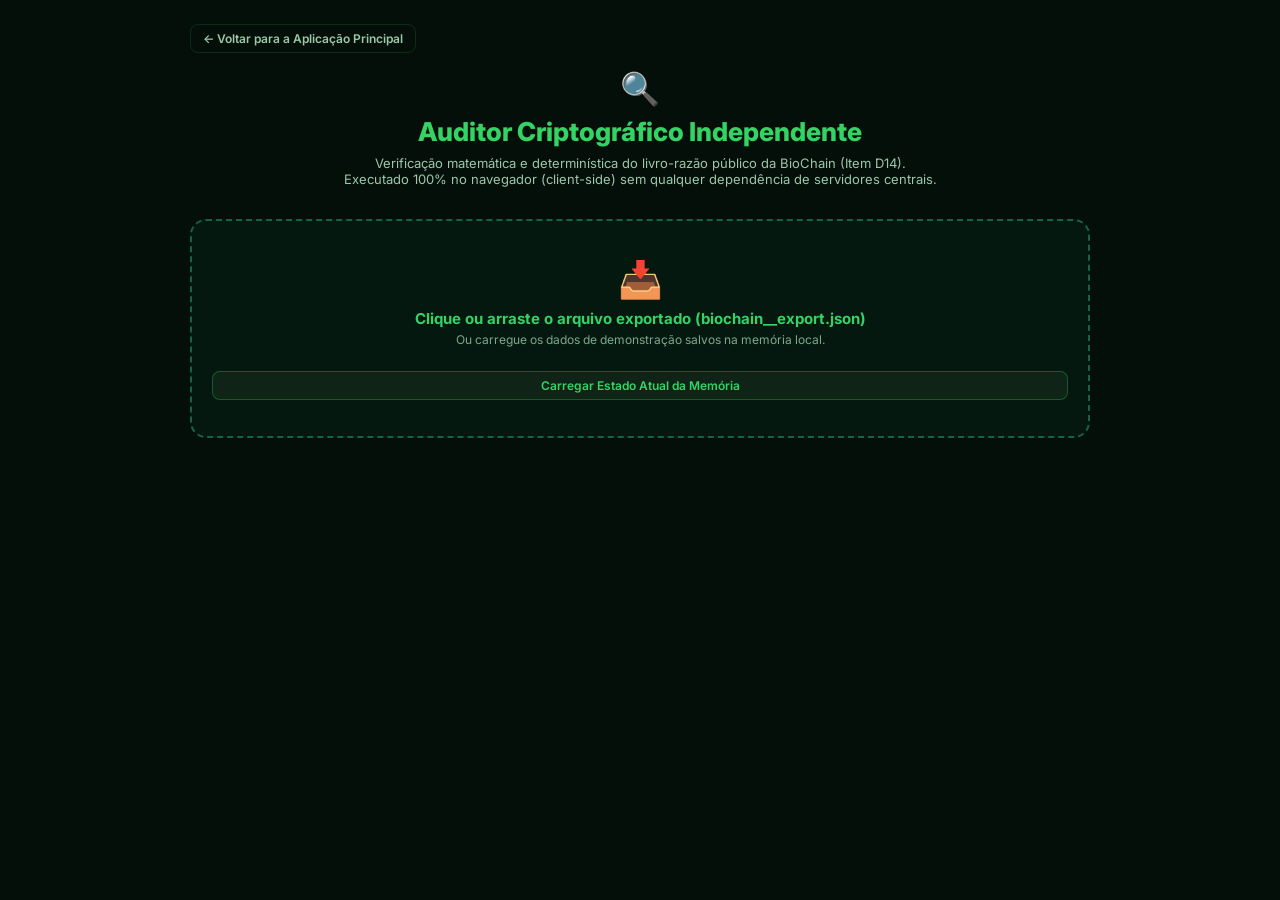
<file: verify.html>
<!DOCTYPE html>
<html lang="pt-BR">
<head>
  <meta charset="UTF-8" />
  <meta name="viewport" content="width=device-width, initial-scale=1.0" />
  <title>BioChain — Auditoria Criptográfica Independente de Livro-Razão (Verify)</title>
  <link rel="preconnect" href="https://fonts.googleapis.com" />
  <link rel="preconnect" href="https://fonts.gstatic.com" crossorigin />
  <link href="https://fonts.googleapis.com/css2?family=Inter:wght@300;400;500;600;700;800&family=JetBrains+Mono:wght@400;500;700&display=swap" rel="stylesheet" />
  <link rel="stylesheet" href="style.css" />
  <style>
    body { background: #050f0a; color: #e2e8f0; font-family: 'Inter', sans-serif; min-height: 100vh; padding: 24px 16px; }
    .verify-container { max-width: 900px; margin: 0 auto; }
    .verify-header { text-align: center; margin-bottom: 32px; }
    .verify-title { font-size: 26px; font-weight: 800; color: var(--green); margin-bottom: 8px; }
    .verify-subtitle { font-size: 13px; color: var(--text2); }
    .upload-zone {
      border: 2px dashed rgba(52, 211, 153, 0.4);
      background: rgba(16, 185, 129, 0.05);
      border-radius: var(--radius);
      padding: 36px 20px;
      text-align: center;
      cursor: pointer;
      transition: all 0.2s;
      margin-bottom: 24px;
    }
    .upload-zone:hover { border-color: var(--green); background: rgba(16, 185, 129, 0.08); }
    .audit-summary-grid {
      display: grid;
      grid-template-columns: repeat(auto-fit, minmax(180px, 1fr));
      gap: 12px;
      margin-bottom: 24px;
    }
    .audit-card {
      background: var(--surface2);
      border: 1px solid var(--border);
      border-radius: var(--radius-sm);
      padding: 16px;
      text-align: center;
    }
    .audit-card-val { font-size: 22px; font-weight: 800; font-family: 'JetBrains Mono', monospace; margin-top: 4px; }
    .audit-table { width: 100%; border-collapse: collapse; font-size: 12px; margin-top: 16px; }
    .audit-table th, .audit-table td { padding: 10px 12px; border-bottom: 1px solid var(--border); text-align: left; }
    .audit-table th { background: rgba(0,0,0,0.3); font-family: 'JetBrains Mono', monospace; font-size: 11px; color: var(--text2); }
    .badge-ok { background: rgba(52, 211, 100, 0.2); color: var(--green); padding: 3px 8px; border-radius: 4px; font-weight: 700; font-size: 10px; }
    .badge-fail { background: rgba(239, 68, 68, 0.2); color: var(--red); padding: 3px 8px; border-radius: 4px; font-weight: 700; font-size: 10px; }
  </style>
</head>
<body>
  <div class="verify-container">
    <div style="margin-bottom: 16px;">
      <a href="index.html" class="btn btn-ghost btn-sm" style="display: inline-flex; align-items: center; gap: 6px;">
        ← Voltar para a Aplicação Principal
      </a>
    </div>

    <div class="verify-header">
      <div style="font-size: 32px; margin-bottom: 8px;">🔍</div>
      <h1 class="verify-title">Auditor Criptográfico Independente</h1>
      <p class="verify-subtitle">
        Verificação matemática e determinística do livro-razão público da BioChain (Item D14).<br/>
        Executado 100% no navegador (client-side) sem qualquer dependência de servidores centrais.
      </p>
    </div>

    <div class="upload-zone" id="drop-zone" onclick="document.getElementById('file-input').click()">
      <input type="file" id="file-input" accept=".json,application/json" style="display: none;" onchange="handleFile(event)" />
      <div style="font-size: 36px; margin-bottom: 8px;">📥</div>
      <div style="font-weight: 700; font-size: 15px; color: var(--green); margin-bottom: 4px;">
        Clique ou arraste o arquivo exportado (biochain__export.json)
      </div>
      <div style="font-size: 12px; color: var(--text3);">
        Ou carregue os dados de demonstração salvos na memória local.
      </div>
      <div style="margin-top: 14px;">
        <button type="button" class="btn btn-secondary btn-sm" onclick="event.stopPropagation(); loadLiveChain();">
          Carregar Estado Atual da Memória
        </button>
      </div>
    </div>

    <!-- Resultados da Auditoria -->
    <div id="results-container" style="display: none;">
      <div class="card" id="status-card" style="padding: 20px; margin-bottom: 24px; text-align: center;">
        <div id="status-icon" style="font-size: 40px; margin-bottom: 8px;">🛡️</div>
        <h2 id="status-text" style="font-size: 20px; font-weight: 800; color: var(--green); margin-bottom: 4px;">
          LIVRO-RAZÃO 100% VÁLIDO E AUDITADO
        </h2>
        <p id="status-desc" style="font-size: 12px; color: var(--text2);">
          Todos os blocos, raízes de Merkle, assinaturas e conservação de supply foram matematicamente verificados.
        </p>
      </div>

      <div class="audit-summary-grid">
        <div class="audit-card">
          <div style="font-size: 11px; color: var(--text3); text-transform: uppercase;">Blocos Auditados</div>
          <div class="audit-card-val" id="sum-blocks" style="color: var(--teal);">0</div>
        </div>
        <div class="audit-card">
          <div style="font-size: 11px; color: var(--text3); text-transform: uppercase;">Transações Verificadas</div>
          <div class="audit-card-val" id="sum-txs" style="color: var(--gold);">0</div>
        </div>
        <div class="audit-card">
          <div style="font-size: 11px; color: var(--text3); text-transform: uppercase;">Supply Conservado</div>
          <div class="audit-card-val" id="sum-supply" style="color: var(--green);">0 GAIA</div>
        </div>
        <div class="audit-card">
          <div style="font-size: 11px; color: var(--text3); text-transform: uppercase;">Tempo de Execução</div>
          <div class="audit-card-val" id="sum-time" style="color: var(--purple);">0 ms</div>
        </div>
      </div>

      <div class="card" style="padding: 20px;">
        <h3 style="font-size: 15px; font-weight: 700; color: var(--teal); margin-bottom: 12px;">
          Relatório Detalhado por Bloco
        </h3>
        <div style="overflow-x: auto;">
          <table class="audit-table">
            <thead>
              <tr>
                <th>Bloco</th>
                <th>Hash do Bloco (SHA-256)</th>
                <th>Link Anterior</th>
                <th>Raiz Merkle</th>
                <th>Assinaturas</th>
                <th>Validador</th>
                <th>Veredito</th>
              </tr>
            </thead>
            <tbody id="audit-table-body">
            </tbody>
          </table>
        </div>
      </div>
    </div>
  </div>

  <script src="blockchain.js"></script>
  <script>
    async function sha256Browser(str) {
      if (typeof crypto !== 'undefined' && crypto.subtle) {
        const buf = await crypto.subtle.digest('SHA-256', new TextEncoder().encode(str));
        return Array.from(new Uint8Array(buf)).map(b => b.toString(16).padStart(2, '0')).join('');
      }
      return sha256Sync(str);
    }

    function handleFile(e) {
      const file = e.target.files[0];
      if (!file) return;
      const reader = new FileReader();
      reader.onload = (event) => {
        try {
          const data = JSON.parse(event.target.result);
          runAudit(data);
        } catch (err) {
          alert('Erro ao interpretar JSON: ' + err.message);
        }
      };
      reader.readAsText(file);
    }

    async function loadLiveChain() {
      // Cria instância para demonstração caso não tenha importado arquivo
      const bc = new BioBlockchain();
      if (bc.ready) await bc.ready;
      
      const tx1 = new BioTransaction({ type: 'floresta', origin: 'Guardian-Amazônia-0x1A', destination: 'Comunidade-Caiapó', amount: 2000, co2: 320 });
      const tx2 = new BioTransaction({ type: 'carbono', origin: 'Guardian-Cerrado-0x2B', destination: 'Mercado-GAIA', amount: 800, co2: 95 });
      bc.addTransaction(tx1);
      bc.addTransaction(tx2);
      await bc.mineBlock('Guardian-Amazônia-0x1A', () => {});
      
      const exportData = JSON.parse(bc.toJSON());
      runAudit(exportData);
    }

    function createAuditBadge(text, isOk) {
      const span = document.createElement('span');
      span.className = isOk ? 'badge-ok' : 'badge-fail';
      span.textContent = text;
      return span;
    }

    async function runAudit(data) {
      const t0 = performance.now();
      const chain = data.chain;
      if (!chain || !Array.isArray(chain)) {
        alert('Formato de cadeia inválido.');
        return;
      }

      document.getElementById('results-container').style.display = 'block';
      const tbody = document.getElementById('audit-table-body');
      tbody.textContent = ''; // Limpa conteúdo de forma segura

      let totalTxs = 0;
      let allValid = true;
      let failureReason = '';

      // Replay independente do livro-razão (PRO-05 / D10)
      let replayedSupply = 0;
      const replayedBalances = {};
      let ledgerValid = true;
      let ledgerError = '';

      for (let i = 0; i < chain.length; i++) {
        const b = chain[i];
        totalTxs += (b.transactions || []).length;

        // 1. Link Anterior
        let linkOk = true;
        if (i > 0) {
          linkOk = (b.previousHash === chain[i - 1].hash);
        }

        // 2. Recomputação SHA-256 do Bloco
        let hashOk = true;
        if (i > 0) {
          const dataStr = JSON.stringify({
            index: b.index,
            timestamp: b.timestamp,
            previousHash: b.previousHash,
            merkleRoot: b.merkleRoot,
            nonce: b.nonce,
            ecologicalScore: Number(Number(b.ecologicalScore).toFixed(4)),
            validator: b.validator
          });
          const recomputed = await sha256Browser(dataStr);
          hashOk = (recomputed === b.hash);
        }

        // 3. Merkle Root e Assinaturas
        let merkleOk = true;
        let sigsOk = true;

        if (b.transactions && b.transactions.length > 0) {
          const txHashes = [];
          for (const tx of b.transactions) {
            // Replay contábil da transação
            const amt = Number(tx.amount) || 0;
            const orig = tx.origin || '';
            const dest = tx.destination || '';

            if (orig === 'SISTEMA-GENESIS' || orig === 'SISTEMA_RECOMPENSA' || orig.startsWith('Fundo-Nacional')) {
              replayedSupply += amt;
              replayedBalances[dest] = (replayedBalances[dest] || 0) + amt;
            } else if (dest === '0x0000000000000000000000000000000000000000-QUEIMA') {
              if ((replayedBalances[orig] || 0) < amt) {
                ledgerValid = false;
                ledgerError = `Saldo insuficiente para queima por ${orig}: saldo ${(replayedBalances[orig] || 0)}, tentativa ${amt}`;
              }
              replayedBalances[orig] = (replayedBalances[orig] || 0) - amt;
              replayedSupply -= amt;
            } else {
              if ((replayedBalances[orig] || 0) < amt) {
                ledgerValid = false;
                ledgerError = `Saldo insuficiente para transferência de ${orig}: saldo ${(replayedBalances[orig] || 0)}, tentativa ${amt}`;
              }
              replayedBalances[orig] = (replayedBalances[orig] || 0) - amt;
              replayedBalances[dest] = (replayedBalances[dest] || 0) + amt;
            }

            // Verificação de assinatura
            if (typeof verifyTransactionSignature === 'function') {
              if (!verifyTransactionSignature(tx)) sigsOk = false;
            } else {
              const txCanon = typeof canonicalString === 'function' ? canonicalString({
                id: tx.id,
                timestamp: tx.timestamp,
                type: tx.type,
                origin: tx.origin,
                destination: tx.destination,
                amount: Number(tx.amount),
                area: Number(tx.area || 0),
                co2: Number(tx.co2 || 0),
                metadata: tx.metadata || {}
              }) : JSON.stringify(tx);
              const expectedSigPrefix = 'SIG_BIOCHAIN_';
              if (!tx.signature || !tx.signature.startsWith(expectedSigPrefix)) sigsOk = false;
            }

            // Merkle leaf
            const canonPayload = typeof canonicalString === 'function' ? canonicalString({
              id: tx.id,
              timestamp: tx.timestamp,
              type: tx.type,
              origin: tx.origin,
              destination: tx.destination,
              amount: Number(tx.amount),
              area: Number(tx.area || 0),
              co2: Number(tx.co2 || 0),
              metadata: tx.metadata || {}
            }) : JSON.stringify(tx);
            txHashes.push(sha256Sync(canonPayload));
          }

          let level = txHashes;
          while (level.length > 1) {
            const next = [];
            for (let j = 0; j < level.length; j += 2) {
              const left = level[j];
              const right = level[j + 1] || left;
              next.push(sha256Sync(left + right));
            }
            level = next;
          }
          merkleOk = (level[0] === b.merkleRoot);
        }

        const blockPassed = linkOk && hashOk && merkleOk && sigsOk;
        if (!blockPassed) {
          allValid = false;
          if (!failureReason) failureReason = `Violação detectada no bloco #${b.index}`;
        }

        // Construção segura da tabela via DOM APIs (PRO-05: sem innerHTML em dados externos)
        const tr = document.createElement('tr');

        const tdIndex = document.createElement('td');
        const bEl = document.createElement('b');
        bEl.textContent = '#' + b.index;
        tdIndex.appendChild(bEl);
        tr.appendChild(tdIndex);

        const tdHash = document.createElement('td');
        tdHash.style.fontFamily = "'JetBrains Mono', monospace";
        tdHash.style.fontSize = "11px";
        tdHash.textContent = (b.hash ? b.hash.slice(0, 16) + '…' : 'Gênesis') + ' ';
        tdHash.appendChild(createAuditBadge(hashOk ? 'OK' : 'ERRO', hashOk));
        tr.appendChild(tdHash);

        const tdLink = document.createElement('td');
        tdLink.appendChild(createAuditBadge(linkOk ? 'Válido' : 'Quebrado', linkOk));
        tr.appendChild(tdLink);

        const tdMerkle = document.createElement('td');
        tdMerkle.appendChild(createAuditBadge(merkleOk ? 'Merkle OK' : 'Divergente', merkleOk));
        tr.appendChild(tdMerkle);

        const tdSigs = document.createElement('td');
        tdSigs.appendChild(createAuditBadge(sigsOk ? 'Assinado' : 'Adulterado', sigsOk));
        tr.appendChild(tdSigs);

        const tdValidator = document.createElement('td');
        tdValidator.style.fontSize = "11px";
        tdValidator.style.color = "var(--text2)";
        tdValidator.textContent = String(b.validator || 'Sistema');
        tr.appendChild(tdValidator);

        const tdVerdict = document.createElement('td');
        tdVerdict.appendChild(createAuditBadge(blockPassed ? 'Íntegro' : 'COMPROMETIDO', blockPassed));
        tr.appendChild(tdVerdict);

        tbody.appendChild(tr);
      }

      if (!ledgerValid) {
        allValid = false;
        if (!failureReason) failureReason = ledgerError;
      }

      const t1 = performance.now();
      const elapsed = Math.round(t1 - t0);

      document.getElementById('sum-blocks').textContent = chain.length;
      document.getElementById('sum-txs').textContent = totalTxs;
      document.getElementById('sum-supply').textContent = replayedSupply.toLocaleString('pt-BR') + ' GAIA';
      document.getElementById('sum-time').textContent = elapsed + ' ms';

      const statusCard = document.getElementById('status-card');
      const statusIcon = document.getElementById('status-icon');
      const statusText = document.getElementById('status-text');
      const statusDesc = document.getElementById('status-desc');

      if (allValid) {
        statusCard.style.borderColor = 'var(--green)';
        statusCard.style.background = 'rgba(52, 211, 100, 0.08)';
        statusIcon.textContent = '🛡️';
        statusText.style.color = 'var(--green)';
        statusText.textContent = 'LIVRO-RAZÃO 100% VÁLIDO E AUDITADO';
        statusDesc.textContent = `A cadeia com ${chain.length} blocos e ${totalTxs} transações foi matematicamente verificada sem adulterações. Conservação de saldo: ${replayedSupply.toLocaleString('pt-BR')} GAIA.`;
      } else {
        statusCard.style.borderColor = 'var(--red)';
        statusCard.style.background = 'rgba(239, 68, 68, 0.1)';
        statusIcon.textContent = '🚨';
        statusText.style.color = 'var(--red)';
        statusText.textContent = 'VIOLAÇÃO DE INTEGRIDADE DETECTADA';
        statusDesc.textContent = failureReason + ' — a cadeia contém divergências de hash, Merkle, assinatura ou violação contábil!';
      }
    }
  </script>
</body>
</html>
</file>
<file: style.css>
/* ═══════════ RESET & BASE ═══════════ */
*, *::before, *::after { box-sizing: border-box; margin: 0; padding: 0; }

:root {
  --bg: #050f0a;
  --bg2: #0a1a10;
  --bg3: #0f2416;
  --surface: #0d1f14;
  --surface2: #152b1c;
  --border: rgba(52, 211, 100, 0.15);
  --border2: rgba(52, 211, 100, 0.3);
  --green: #34d364;
  --green2: #22c55e;
  --green3: #16a34a;
  --teal: #2dd4bf;
  --gold: #fbbf24;
  --red: #ef4444;
  --purple: #a855f7;
  --blue: #3b82f6;
  --text: #e2f5e8;
  --text2: #9bc8a8;
  --text3: #7da88a;
  --radius: 16px;
  --radius-sm: 8px;
  --shadow: 0 4px 24px rgba(0,0,0,0.4);
  --glow: 0 0 24px rgba(52,211,100,0.2);
}

html { scroll-behavior: smooth; }

body {
  font-family: 'Inter', sans-serif;
  background: var(--bg);
  color: var(--text);
  min-height: 100vh;
  overflow-x: hidden;
}

/* ═══════════ HEADER ═══════════ */
.header {
  position: sticky; top: 0; z-index: 100;
  background: rgba(5,15,10,0.85);
  backdrop-filter: blur(16px);
  border-bottom: 1px solid var(--border);
}
.header-inner {
  max-width: 1600px; margin: 0 auto;
  padding: 12px 24px;
  display: flex; align-items: center; justify-content: space-between; gap: 16px;
  flex-wrap: wrap;
}
.brand { display: flex; align-items: center; gap: 12px; }
.brand-icon {
  font-size: 28px; width: 48px; height: 48px;
  display: grid; place-items: center;
  background: linear-gradient(135deg, var(--green3), var(--teal));
  border-radius: 12px;
  box-shadow: var(--glow);
}
.brand-name {
  font-size: 22px; font-weight: 800;
  background: linear-gradient(90deg, var(--green), var(--teal));
  -webkit-background-clip: text; -webkit-text-fill-color: transparent;
}
.brand-sub { font-size: 11px; color: var(--text3); letter-spacing: 0.05em; }

.header-stats { display: flex; align-items: center; gap: 10px; flex-wrap: wrap; }
.stat-pill {
  background: var(--surface); border: 1px solid var(--border);
  border-radius: 20px; padding: 6px 14px;
  display: flex; flex-direction: column; align-items: center;
  min-width: 90px;
}
.stat-label { font-size: 10px; color: var(--text3); text-transform: uppercase; letter-spacing: 0.05em; }
.stat-val { font-size: 15px; font-weight: 700; color: var(--green); font-family: 'JetBrains Mono', monospace; }

.pill-status {
  display: flex; align-items: center; gap: 6px;
  background: var(--surface); border: 1px solid var(--border);
  border-radius: 20px; padding: 6px 14px;
  font-size: 12px; font-weight: 600;
}
.dot { width: 8px; height: 8px; border-radius: 50%; flex-shrink: 0; }
.dot.green { background: var(--green); box-shadow: 0 0 8px var(--green); animation: pulse-dot 2s infinite; }
.dot.red { background: var(--red); box-shadow: 0 0 8px var(--red); }
@keyframes pulse-dot { 0%,100%{opacity:1} 50%{opacity:0.4} }

/* ═══════════ HERO ═══════════ */
.hero {
  position: relative; overflow: hidden;
  padding: 60px 24px 48px;
  text-align: center;
}
.hero-bg-orbs { position: absolute; inset: 0; pointer-events: none; }
.orb {
  position: absolute; border-radius: 50%;
  filter: blur(80px); opacity: 0.12;
  animation: float 8s ease-in-out infinite;
}
.orb1 { width: 400px; height: 400px; background: var(--green); top: -100px; left: 10%; animation-delay: 0s; }
.orb2 { width: 300px; height: 300px; background: var(--teal); top: -50px; right: 15%; animation-delay: 3s; }
.orb3 { width: 250px; height: 250px; background: var(--purple); bottom: -80px; left: 50%; animation-delay: 6s; }
@keyframes float { 0%,100%{transform:translateY(0)} 50%{transform:translateY(-20px)} }

.hero-eyebrow {
  font-size: 12px; font-weight: 600; letter-spacing: 0.15em;
  color: var(--teal); text-transform: uppercase; margin-bottom: 16px;
}
.hero-title {
  font-size: clamp(28px, 5vw, 48px); font-weight: 800; line-height: 1.2;
  margin-bottom: 16px;
}
.gradient-text {
  background: linear-gradient(90deg, var(--green), var(--teal), var(--green));
  background-size: 200%;
  -webkit-background-clip: text; -webkit-text-fill-color: transparent;
  animation: shimmer 3s linear infinite;
}
@keyframes shimmer { 0%{background-position:0%} 100%{background-position:200%} }
.hero-desc {
  max-width: 640px; margin: 0 auto;
  color: var(--text2); font-size: 15px; line-height: 1.7;
}
.hero.hero-compact {
  padding: 24px 24px 16px;
  transition: padding 0.25s ease;
}
.hero.hero-compact .hero-desc {
  display: none;
}
.hero.hero-compact .hero-title {
  font-size: clamp(20px, 3.5vw, 28px);
  margin-bottom: 6px;
}
.hero.hero-compact .hero-eyebrow {
  margin-bottom: 6px;
}

/* ═══════════ LAYOUT ═══════════ */
.main-grid {
  display: grid;
  grid-template-columns: 320px 1fr 300px;
  gap: 20px;
  max-width: 1600px; margin: 0 auto;
  padding: 0 20px 40px;
}
@media (max-width: 1100px) {
  .main-grid { grid-template-columns: 1fr 1fr; }
  .chain-panel { grid-column: 1 / -1; order: -1; }
}
@media (max-width: 700px) {
  .main-grid { grid-template-columns: 1fr; }
}

/* ═══════════ CARDS ═══════════ */
.card {
  background: var(--surface);
  border: 1px solid var(--border);
  border-radius: var(--radius);
  padding: 20px;
  margin-bottom: 16px;
  transition: border-color 0.3s;
}
.card:hover { border-color: var(--border2); }
.card-header {
  display: flex; align-items: center; gap: 10px;
  margin-bottom: 16px;
}
.card-icon { font-size: 18px; }
.card-header h3 { font-size: 14px; font-weight: 700; color: var(--text); flex: 1; }
.badge {
  background: var(--green3); color: #fff;
  border-radius: 10px; padding: 2px 8px;
  font-size: 11px; font-weight: 700;
}

/* ═══════════ FORMS ═══════════ */
.form-group { margin-bottom: 12px; }
.form-group label {
  display: block; font-size: 11px; font-weight: 600;
  color: var(--text3); text-transform: uppercase; letter-spacing: 0.06em;
  margin-bottom: 5px;
}
.form-group input,
.form-group select,
.form-group textarea {
  width: 100%; padding: 8px 12px;
  background: var(--bg3); border: 1px solid var(--border);
  border-radius: var(--radius-sm); color: var(--text);
  font-family: inherit; font-size: 13px;
  transition: border-color 0.2s, box-shadow 0.2s;
  outline: none;
}
.form-group input:focus,
.form-group select:focus,
.form-group textarea:focus {
  border-color: var(--green2);
  box-shadow: 0 0 0 3px rgba(34,197,94,0.1);
}
.form-group select option { background: var(--bg2); }
.form-group textarea { resize: vertical; min-height: 60px; }

/* ═══════════ BUTTONS ═══════════ */
.btn {
  display: inline-flex; align-items: center; gap: 8px;
  padding: 10px 18px; border-radius: var(--radius-sm);
  font-family: inherit; font-size: 13px; font-weight: 600;
  cursor: pointer; border: none; transition: all 0.2s;
  text-decoration: none; width: 100%; justify-content: center;
}
.btn-primary {
  background: linear-gradient(135deg, var(--green3), var(--green2));
  color: #fff; box-shadow: 0 2px 12px rgba(34,197,94,0.3);
}
.btn-primary:hover { transform: translateY(-1px); box-shadow: 0 4px 20px rgba(34,197,94,0.5); }
.btn-secondary {
  background: var(--bg3); border: 1px solid var(--border2);
  color: var(--green); margin-top: 10px;
}
.btn-secondary:hover:not(:disabled) { background: var(--surface2); transform: translateY(-1px); }
.btn-secondary:disabled { opacity: 0.4; cursor: not-allowed; }
.btn-ghost {
  background: transparent; border: 1px solid var(--border);
  color: var(--text2); width: auto;
}
.btn-ghost:hover { border-color: var(--green); color: var(--green); }
.btn-danger {
  background: transparent; border: 1px solid rgba(239,68,68,0.3);
  color: var(--red); width: auto;
}
.btn-danger:hover { background: rgba(239,68,68,0.1); }
.btn-sm { padding: 6px 12px; font-size: 12px; }

.hint-text { font-size: 10px; color: var(--text3); margin-top: 8px; text-align: center; }

/* ═══════════ MEMPOOL ═══════════ */
.mempool-list { max-height: 220px; overflow-y: auto; margin-bottom: 4px; }
.mempool-item {
  background: var(--bg3); border: 1px solid var(--border);
  border-radius: var(--radius-sm); padding: 10px 12px;
  margin-bottom: 8px; font-size: 12px;
  display: flex; align-items: flex-start; gap: 8px;
  animation: slide-in 0.3s ease;
}
@keyframes slide-in { from{opacity:0;transform:translateX(-10px)} to{opacity:1;transform:translateX(0)} }
.mempool-item-icon { font-size: 16px; flex-shrink: 0; margin-top: 1px; }
.mempool-item-body { flex: 1; }
.mempool-item-type { font-weight: 600; color: var(--green); font-size: 11px; text-transform: uppercase; }
.mempool-item-route { color: var(--text2); margin-top: 2px; }
.mempool-item-amount { font-family: 'JetBrains Mono', monospace; color: var(--gold); font-size: 11px; }
.empty-msg { color: var(--text3); font-size: 12px; text-align: center; padding: 20px 0; }

/* ═══════════ NODES ═══════════ */
.nodes-list { margin-bottom: 12px; }
.node-item {
  display: flex; align-items: center; gap: 8px;
  padding: 8px 10px; border-radius: var(--radius-sm);
  background: var(--bg3); border: 1px solid var(--border);
  margin-bottom: 6px; font-size: 12px;
}
.node-status { width: 6px; height: 6px; border-radius: 50%; background: var(--green); flex-shrink: 0; box-shadow: 0 0 4px var(--green); }
.node-name { flex: 1; font-weight: 500; }
.node-stake { font-family: 'JetBrains Mono', monospace; color: var(--gold); font-size: 11px; }

/* ═══════════ CHAIN PANEL ═══════════ */
.chain-panel {
  background: var(--surface);
  border: 1px solid var(--border);
  border-radius: var(--radius);
  padding: 20px;
  min-height: 400px;
}
.chain-header {
  display: flex; align-items: center; justify-content: space-between;
  margin-bottom: 20px; gap: 10px; flex-wrap: wrap;
}
.chain-header h2 { font-size: 16px; font-weight: 700; }
.chain-actions { display: flex; gap: 8px; flex-wrap: wrap; }

.chain-container {
  display: flex; flex-direction: column; gap: 0;
  max-height: 720px; overflow-y: auto;
  padding-right: 4px;
}
.chain-container::-webkit-scrollbar { width: 4px; }
.chain-container::-webkit-scrollbar-track { background: var(--bg2); border-radius: 2px; }
.chain-container::-webkit-scrollbar-thumb { background: var(--green3); border-radius: 2px; }

/* Block Cards */
.block-wrapper {
  display: flex; flex-direction: column; align-items: center;
  animation: block-enter 0.5s cubic-bezier(0.34,1.56,0.64,1);
}
@keyframes block-enter { from{opacity:0;transform:translateY(20px) scale(0.95)} to{opacity:1;transform:translateY(0) scale(1)} }

.block-card {
  width: 100%; background: var(--bg2);
  border: 1px solid var(--border);
  border-radius: var(--radius);
  padding: 16px; cursor: pointer;
  transition: all 0.2s; position: relative; overflow: hidden;
}
.block-card::before {
  content: ''; position: absolute; inset: 0;
  background: linear-gradient(135deg, rgba(52,211,100,0.03), transparent);
  pointer-events: none;
}
.block-card:hover { border-color: var(--green2); box-shadow: var(--glow); transform: translateX(2px); }
.block-card.selected { border-color: var(--green); box-shadow: 0 0 20px rgba(52,211,100,0.25); }
.block-card.genesis { border-color: var(--teal); }
.block-card.tampered { border-color: var(--red) !important; box-shadow: 0 0 16px rgba(239,68,68,0.3) !important; }

.block-top { display: flex; align-items: center; gap: 12px; margin-bottom: 12px; }
.block-index {
  width: 36px; height: 36px; border-radius: 8px;
  background: linear-gradient(135deg, var(--green3), var(--teal));
  display: grid; place-items: center;
  font-size: 13px; font-weight: 800; flex-shrink: 0;
}
.block-genesis-label {
  background: linear-gradient(135deg, var(--teal), var(--purple));
}
.block-meta { flex: 1; }
.block-title { font-size: 13px; font-weight: 700; }
.block-time { font-size: 10px; color: var(--text3); margin-top: 2px; }
.block-txcount {
  font-size: 11px; font-weight: 600; color: var(--green);
  background: rgba(52,211,100,0.1); border: 1px solid var(--border);
  padding: 3px 8px; border-radius: 10px;
}

.block-hashes { margin-bottom: 10px; }
.hash-row { display: flex; gap: 6px; align-items: flex-start; margin-bottom: 4px; }
.hash-label { font-size: 9px; font-weight: 700; text-transform: uppercase; letter-spacing: 0.06em; color: var(--text3); min-width: 70px; margin-top: 2px; }
.hash-val {
  font-family: 'JetBrains Mono', monospace; font-size: 10px;
  color: var(--green); word-break: break-all; flex: 1;
}
.hash-val.prev { color: var(--text3); }

.block-txs { display: flex; flex-wrap: wrap; gap: 4px; margin-top: 6px; }
.tx-chip {
  font-size: 10px; padding: 2px 8px; border-radius: 10px;
  border: 1px solid var(--border); background: var(--surface2);
  color: var(--text2);
}

.chain-connector { width: 2px; height: 28px; background: linear-gradient(to bottom, var(--green3), var(--teal)); opacity: 0.5; }

/* ═══════════ INSPECTOR ═══════════ */
.inspector-field { margin-bottom: 10px; }
.inspector-key { font-size: 10px; font-weight: 700; text-transform: uppercase; letter-spacing: 0.06em; color: var(--text3); margin-bottom: 3px; }
.inspector-val {
  font-family: 'JetBrains Mono', monospace; font-size: 11px;
  color: var(--text); background: var(--bg3);
  border: 1px solid var(--border); border-radius: 6px;
  padding: 6px 10px; word-break: break-all;
}
.inspector-tx {
  background: var(--bg3); border: 1px solid var(--border);
  border-radius: 8px; padding: 10px; margin-bottom: 8px;
  font-size: 11px;
}
.inspector-tx-type { font-weight: 700; color: var(--green); margin-bottom: 4px; }
.inspector-tx-detail { color: var(--text2); line-height: 1.5; }

/* ═══════════ GOVERNANCE ═══════════ */
.gov-proposal {
  background: var(--bg3); border: 1px solid var(--border);
  border-radius: var(--radius-sm); padding: 12px; margin-bottom: 10px;
}
.gov-proposal-title { font-size: 12px; font-weight: 700; color: var(--text); margin-bottom: 6px; }
.gov-proposal-desc { font-size: 11px; color: var(--text2); margin-bottom: 8px; line-height: 1.5; }
.gov-votes { display: flex; gap: 6px; margin-bottom: 6px; }
.gov-vote-bar { height: 4px; border-radius: 2px; flex: 1; background: var(--bg2); overflow: hidden; position: relative; }
.gov-vote-fill { height: 100%; border-radius: 2px; }
.gov-vote-fill.yes { background: var(--green); }
.gov-vote-fill.no { background: var(--red); }
.gov-vote-labels { display: flex; justify-content: space-between; font-size: 10px; color: var(--text3); }
.gov-vote-btns { display: flex; gap: 6px; margin-top: 8px; }
.gov-vote-btn {
  flex: 1; padding: 5px 0; border-radius: 6px; border: 1px solid;
  font-size: 11px; font-weight: 600; cursor: pointer; font-family: inherit;
  transition: all 0.2s;
}
.gov-vote-btn.yes { border-color: var(--green); color: var(--green); background: transparent; }
.gov-vote-btn.yes:hover { background: rgba(52,211,100,0.15); }
.gov-vote-btn.no { border-color: var(--red); color: var(--red); background: transparent; }
.gov-vote-btn.no:hover { background: rgba(239,68,68,0.1); }

/* ═══════════ METRICS ═══════════ */
.metrics-grid { display: grid; grid-template-columns: 1fr 1fr; gap: 8px; margin-bottom: 16px; }
.metric-item {
  display: flex; align-items: center; gap: 8px;
  background: var(--bg3); border: 1px solid var(--border);
  border-radius: 8px; padding: 8px;
}
.metric-icon { font-size: 18px; flex-shrink: 0; }
.metric-val { display: block; font-size: 15px; font-weight: 700; color: var(--green); font-family: 'JetBrains Mono', monospace; }
.metric-label { display: block; font-size: 9px; color: var(--text3); text-transform: uppercase; letter-spacing: 0.05em; }

.eco-index { background: var(--bg3); border: 1px solid var(--border); border-radius: 8px; padding: 12px; }
.eco-label { font-size: 11px; font-weight: 600; color: var(--text2); display: block; margin-bottom: 8px; }
.eco-bar-bg { height: 8px; background: var(--bg); border-radius: 4px; overflow: hidden; margin-bottom: 4px; }
.eco-bar-fill { height: 100%; border-radius: 4px; background: linear-gradient(90deg, var(--green3), var(--teal)); width: 0%; transition: width 0.8s ease; }
.eco-pct { font-family: 'JetBrains Mono', monospace; font-size: 12px; font-weight: 700; color: var(--green); }

/* ═══════════ EVENT LOG ═══════════ */
.event-log { max-height: 200px; overflow-y: auto; }
.log-entry {
  display: flex; align-items: flex-start; gap: 8px;
  padding: 6px 0; border-bottom: 1px solid rgba(255,255,255,0.03);
  font-size: 11px; animation: slide-in 0.3s ease;
}
.log-time { color: var(--text3); font-family: 'JetBrains Mono', monospace; flex-shrink: 0; }
.log-msg { color: var(--text2); }
.log-msg.success { color: var(--green); }
.log-msg.warn { color: var(--gold); }
.log-msg.error { color: var(--red); }

/* ═══════════ MINING MODAL ═══════════ */
.modal {
  position: fixed; inset: 0; z-index: 200;
  background: rgba(0,0,0,0.8); backdrop-filter: blur(8px);
  display: grid; place-items: center;
}
.hidden, .modal.hidden, .doc-modal.hidden, .cert-modal.hidden { display: none !important; }
.modal-inner {
  background: var(--surface); border: 1px solid var(--border);
  border-radius: 24px; padding: 40px;
  text-align: center; width: 340px;
  box-shadow: 0 20px 60px rgba(0,0,0,0.6);
}
.mining-animation { position: relative; width: 80px; height: 80px; margin: 0 auto 20px; }
.mining-orb {
  font-size: 32px; width: 80px; height: 80px;
  display: grid; place-items: center;
  background: linear-gradient(135deg, var(--green3), var(--teal));
  border-radius: 50%; position: relative; z-index: 1;
  animation: spin-scale 1.2s ease-in-out infinite;
}
@keyframes spin-scale { 0%,100%{transform:scale(1) rotate(0deg)} 50%{transform:scale(1.1) rotate(10deg)} }
.mining-rings { position: absolute; inset: -20px; }
.ring {
  position: absolute; border-radius: 50%;
  border: 1px solid rgba(52,211,100,0.3);
  animation: ring-expand 2s ease-out infinite;
}
.r1 { inset: 10px; animation-delay: 0s; }
.r2 { inset: 0; animation-delay: 0.6s; }
.r3 { inset: -10px; animation-delay: 1.2s; }
@keyframes ring-expand { 0%{opacity:0.8;transform:scale(0.8)} 100%{opacity:0;transform:scale(1.4)} }

.modal-inner h3 { font-size: 18px; font-weight: 700; margin-bottom: 8px; }
.modal-inner p { font-size: 13px; color: var(--text2); margin-bottom: 16px; }
.progress-bar-bg { height: 6px; background: var(--bg); border-radius: 3px; overflow: hidden; margin-bottom: 10px; }
.progress-bar-fill { height: 100%; background: linear-gradient(90deg, var(--green3), var(--teal)); border-radius: 3px; width: 0%; transition: width 0.15s; }
.mining-hash { font-family: 'JetBrains Mono', monospace; font-size: 10px !important; color: var(--green) !important; }

/* ═══════════ TOAST ═══════════ */
#toast-container { position: fixed; bottom: 24px; right: 24px; z-index: 300; display: flex; flex-direction: column; gap: 8px; }
.toast {
  background: var(--surface); border: 1px solid var(--border);
  border-radius: 10px; padding: 12px 16px;
  font-size: 13px; min-width: 240px; max-width: 320px;
  box-shadow: 0 8px 24px rgba(0,0,0,0.4);
  animation: toast-in 0.3s ease;
  display: flex; gap: 8px; align-items: flex-start;
}
@keyframes toast-in { from{opacity:0;transform:translateX(20px)} to{opacity:1;transform:translateX(0)} }
.toast.success { border-color: rgba(52,211,100,0.4); }
.toast.error { border-color: rgba(239,68,68,0.4); }
.toast.warn { border-color: rgba(251,191,36,0.4); }
.toast.fade-out { animation: toast-out 0.3s ease forwards; }
@keyframes toast-out { to{opacity:0;transform:translateX(20px)} }

/* ═══════════ FOOTER ═══════════ */
.footer {
  text-align: center; padding: 20px;
  border-top: 1px solid var(--border);
  font-size: 11px; color: var(--text3);
}

/* SCROLLBARS */
::-webkit-scrollbar { width: 5px; height: 5px; }
::-webkit-scrollbar-track { background: transparent; }
::-webkit-scrollbar-thumb { background: var(--border2); border-radius: 3px; }

/* ═══════════ NAV TABS ═══════════ */
.nav-tabs-container {
  max-width: 1600px; margin: 0 auto;
  padding: 12px 24px 0;
  display: flex; gap: 8px;
  overflow-x: auto;
  border-bottom: 1px solid var(--border);
}
.tab-btn {
  background: transparent;
  border: 1px solid transparent;
  border-bottom: none;
  border-radius: 12px 12px 0 0;
  padding: 10px 18px;
  font-size: 13px; font-weight: 600;
  color: var(--text2);
  cursor: pointer;
  display: flex; align-items: center; gap: 8px;
  transition: all 0.2s;
  white-space: nowrap;
}
.tab-btn:hover {
  background: rgba(52, 211, 100, 0.05);
  color: var(--text);
}
.tab-btn.active {
  background: var(--surface);
  border-color: var(--border);
  color: var(--green);
  box-shadow: 0 -2px 10px rgba(0,0,0,0.2);
}
.tab-badge {
  background: rgba(52, 211, 100, 0.15);
  color: var(--green);
  font-size: 10px; font-weight: 700;
  padding: 2px 6px; border-radius: 10px;
}

/* ═══════════ TAB CONTENT ═══════════ */
.tab-content { display: none; }
.tab-content.active { display: block; animation: tab-fade 0.3s ease; }
@keyframes tab-fade { from { opacity: 0; transform: translateY(6px); } to { opacity: 1; transform: translateY(0); } }

/* ═══════════ BIOMAS & ORACULOS ═══════════ */
.biomes-section {
  max-width: 1600px; margin: 24px auto; padding: 0 24px 48px;
}
.biomes-header-box {
  background: linear-gradient(135deg, var(--surface), var(--surface2));
  border: 1px solid var(--border);
  border-radius: var(--radius);
  padding: 24px; margin-bottom: 24px;
  display: flex; justify-content: space-between; align-items: center; flex-wrap: wrap; gap: 16px;
}
.biomes-grid {
  display: grid;
  grid-template-columns: repeat(auto-fill, minmax(320px, 1fr));
  gap: 20px;
}
.biome-card {
  background: var(--surface);
  border: 1px solid var(--border);
  border-radius: var(--radius);
  padding: 20px;
  transition: all 0.25s;
  position: relative;
  overflow: hidden;
}
.biome-card:hover {
  border-color: var(--green);
  transform: translateY(-3px);
  box-shadow: var(--shadow), var(--glow);
}
.biome-card-top {
  display: flex; justify-content: space-between; align-items: flex-start;
  margin-bottom: 16px;
}
.biome-title-box { display: flex; align-items: center; gap: 10px; }
.biome-icon { font-size: 28px; }
.biome-name { font-size: 17px; font-weight: 700; color: var(--text); }
.biome-stress-tag {
  font-size: 11px; font-weight: 700;
  padding: 4px 8px; border-radius: 8px;
  background: rgba(251, 191, 36, 0.15); color: var(--gold);
  border: 1px solid rgba(251, 191, 36, 0.3);
}
.biome-stats-grid {
  display: grid; grid-template-columns: 1fr 1fr;
  gap: 10px; margin-bottom: 16px;
}
.biome-stat-box {
  background: var(--bg2);
  border: 1px solid rgba(255,255,255,0.05);
  border-radius: var(--radius-sm);
  padding: 10px;
}
.biome-stat-lbl { font-size: 10px; color: var(--text3); text-transform: uppercase; }
.biome-stat-val { font-size: 14px; font-weight: 700; color: var(--green); font-family: 'JetBrains Mono', monospace; }
.oracle-pulse-row {
  display: flex; align-items: center; justify-content: space-between;
  font-size: 11px; color: var(--text2);
  padding-top: 12px; border-top: 1px solid var(--border);
}

/* ═══════════ RBE CALCULATOR ═══════════ */
.rbe-section {
  max-width: 1400px; margin: 24px auto; padding: 0 24px 48px;
}
.rbe-grid {
  display: grid; grid-template-columns: 1.1fr 1fr;
  gap: 24px;
}
@media (max-width: 960px) { .rbe-grid { grid-template-columns: 1fr; } }
.range-slider-wrap { margin-bottom: 20px; }
.range-slider-head { display: flex; justify-content: space-between; margin-bottom: 8px; }
.range-slider-head label { font-size: 13px; font-weight: 600; color: var(--text); }
.range-val-badge {
  font-family: 'JetBrains Mono', monospace; font-size: 14px; font-weight: 700;
  color: var(--green);
}
.range-input {
  width: 100%; height: 6px; background: var(--bg);
  border-radius: 3px; outline: none; appearance: none;
}
.range-input::-webkit-slider-thumb {
  appearance: none; width: 18px; height: 18px;
  background: var(--green); border-radius: 50%;
  cursor: pointer; box-shadow: 0 0 10px var(--green);
}
.drex-receipt-box {
  background: #06110a;
  border: 1px dashed var(--green3);
  border-radius: var(--radius-sm);
  padding: 16px; margin-top: 20px;
  font-family: 'JetBrains Mono', monospace;
  font-size: 11px; color: var(--text2);
}

/* ═══════════ ACERVO DE ESTADO ═══════════ */
.policy-section {
  max-width: 1500px; margin: 24px auto; padding: 0 24px 48px;
}
.policy-cards-grid {
  display: grid; grid-template-columns: repeat(auto-fill, minmax(360px, 1fr));
  gap: 24px; margin-top: 24px;
}
.policy-card {
  background: var(--surface);
  border: 1px solid var(--border);
  border-radius: var(--radius);
  padding: 24px;
  display: flex; flex-direction: column; justify-content: space-between;
  transition: all 0.25s;
}
.policy-card:hover {
  border-color: var(--teal);
  transform: translateY(-4px);
  box-shadow: 0 8px 30px rgba(45, 212, 191, 0.15);
}
.policy-badge {
  display: inline-block; font-size: 10px; font-weight: 700;
  text-transform: uppercase; letter-spacing: 0.08em;
  padding: 4px 10px; border-radius: 20px;
  background: rgba(45, 212, 191, 0.15); color: var(--teal);
  margin-bottom: 12px;
}
.policy-card-title { font-size: 18px; font-weight: 700; color: var(--text); margin-bottom: 8px; }
.policy-card-desc { font-size: 13px; color: var(--text2); line-height: 1.5; margin-bottom: 20px; flex-grow: 1; }
.policy-actions { display: flex; gap: 10px; }

/* ═══════════ MODAL DOCUMENTOS ═══════════ */
.doc-modal {
  position: fixed; inset: 0; z-index: 500;
  background: rgba(0,0,0,0.8); backdrop-filter: blur(8px);
  display: flex; justify-content: center; align-items: center;
  padding: 24px;
}
.doc-modal-inner {
  background: var(--surface);
  border: 1px solid var(--border);
  border-radius: var(--radius);
  width: 100%; max-width: 960px; max-height: 88vh;
  display: flex; flex-direction: column;
  box-shadow: 0 20px 60px rgba(0,0,0,0.6);
}
.doc-modal-head {
  padding: 18px 24px; border-bottom: 1px solid var(--border);
  display: flex; justify-content: space-between; align-items: center;
}
.doc-modal-body {
  padding: 24px; overflow-y: auto; font-size: 14px; line-height: 1.7; color: var(--text);
}
.doc-modal-body h1, .doc-modal-body h2, .doc-modal-body h3 {
  color: var(--green); margin: 20px 0 10px;
}
.doc-modal-body p { margin-bottom: 14px; }
.doc-modal-body table { width: 100%; border-collapse: collapse; margin: 16px 0; }
.doc-modal-body th, .doc-modal-body td { border: 1px solid var(--border); padding: 8px 12px; text-align: left; }
.doc-modal-body th { background: var(--bg2); color: var(--teal); }

/* ═══════════ ANTI-NARCISÍDIO ═══════════ */
.narc-section {
  max-width: 1400px; margin: 24px auto; padding: 0 24px 48px;
}
.narc-compare-grid {
  display: grid; grid-template-columns: 1fr 1fr;
  gap: 24px; margin-bottom: 32px;
}
@media (max-width: 840px) { .narc-compare-grid { grid-template-columns: 1fr; } }
.narc-box {
  background: var(--surface);
  border-radius: var(--radius);
  padding: 24px;
}
.narc-box.predatory {
  border: 1px solid rgba(239, 68, 68, 0.3);
  background: linear-gradient(180deg, rgba(239, 68, 68, 0.05), var(--surface));
}
.narc-box.biocentric {
  border: 1px solid rgba(52, 211, 100, 0.3);
  background: linear-gradient(180deg, rgba(52, 211, 100, 0.05), var(--surface));
}

/* ═══════════ MAPA VETORIAL DOS BIOMAS ═══════════ */
.map-section-box {
  background: var(--surface);
  border: 1px solid var(--border);
  border-radius: var(--radius);
  padding: 24px; margin-bottom: 24px;
  position: relative; overflow: hidden;
}
.map-header-row {
  display: flex; justify-content: space-between; align-items: center;
  margin-bottom: 16px; flex-wrap: wrap; gap: 12px;
}
.map-container-wrap {
  display: grid; grid-template-columns: 1.2fr 1fr;
  gap: 24px; align-items: center;
}
@media (max-width: 900px) {
  .map-container-wrap { grid-template-columns: 1fr; }
}
.brazil-svg-box {
  width: 100%; max-height: 480px;
  display: flex; justify-content: center; align-items: center;
  position: relative;
}
.brazil-svg-box svg {
  width: 100%; height: auto; max-height: 460px;
  filter: drop-shadow(0 0 18px rgba(52, 211, 100, 0.15));
}
.biome-path {
  cursor: pointer;
  transition: all 0.3s ease;
  stroke: rgba(255, 255, 255, 0.15);
  stroke-width: 1.5;
}
.biome-path:hover, .biome-path.selected {
  filter: brightness(1.35) drop-shadow(0 0 8px currentColor);
  stroke: #ffffff;
  stroke-width: 2.5;
}
.map-node-dot {
  cursor: pointer;
  transition: transform 0.2s;
}
.map-node-dot:hover {
  transform: scale(1.4);
}
.node-pulse-ring {
  animation: map-pulse 2s infinite ease-out;
  transform-origin: center;
}
@keyframes map-pulse {
  0% { r: 6; opacity: 0.9; }
  100% { r: 18; opacity: 0; }
}
.map-info-card {
  background: var(--bg2);
  border: 1px solid var(--border2);
  border-radius: var(--radius);
  padding: 20px;
}
.map-info-title {
  font-size: 18px; font-weight: 800; color: var(--green);
  display: flex; align-items: center; gap: 8px; margin-bottom: 8px;
}

/* ═══════════ BIOWALLET DREX SOVEREIGN ═══════════ */
.wallet-pill {
  display: flex; align-items: center; gap: 8px;
  background: linear-gradient(135deg, var(--surface2), #092013);
  border: 1px solid var(--green);
  border-radius: 20px; padding: 5px 14px;
  cursor: pointer; transition: all 0.2s;
}
.wallet-pill:hover {
  box-shadow: var(--glow);
  transform: translateY(-1px);
}
.wallet-profile-icon { font-size: 16px; }
.wallet-name { font-size: 12px; font-weight: 700; color: var(--text); }
.wallet-balance-tag {
  font-family: 'JetBrains Mono', monospace;
  font-size: 11px; font-weight: 700;
  color: var(--teal); background: rgba(45, 212, 191, 0.1);
  padding: 2px 8px; border-radius: 12px;
}

/* Drawer da Carteira */
.wallet-drawer {
  position: fixed; top: 0; right: -420px; width: 400px; height: 100vh;
  background: var(--surface);
  border-left: 1px solid var(--border);
  box-shadow: -8px 0 32px rgba(0,0,0,0.6);
  z-index: 400; transition: right 0.3s ease;
  padding: 24px; display: flex; flex-direction: column;
}
.wallet-drawer.open { right: 0; }
.wallet-drawer-head {
  display: flex; justify-content: space-between; align-items: center;
  padding-bottom: 16px; border-bottom: 1px solid var(--border);
  margin-bottom: 20px;
}
.wallet-profile-select-grid {
  display: flex; flex-direction: column; gap: 10px; margin-bottom: 20px;
}
.profile-card-option {
  background: var(--bg2); border: 1px solid var(--border);
  border-radius: var(--radius-sm); padding: 12px;
  cursor: pointer; transition: all 0.2s;
  display: flex; align-items: center; gap: 12px;
}
.profile-card-option:hover, .profile-card-option.active {
  border-color: var(--green);
  background: rgba(52, 211, 100, 0.08);
}
.wallet-card-display {
  background: linear-gradient(135deg, #0b2216, #06150d);
  border: 1px solid var(--green3);
  border-radius: var(--radius);
  padding: 20px; margin-bottom: 20px;
  box-shadow: 0 4px 20px rgba(0,0,0,0.3);
}

/* ═══════════ CERTIFICADO DE DESCARBONIZAÇÃO ═══════════ */
.cert-modal {
  position: fixed; inset: 0; z-index: 600;
  background: rgba(0,0,0,0.85); backdrop-filter: blur(10px);
  display: flex; justify-content: center; align-items: center;
  padding: 20px;
}
.cert-modal-inner {
  background: #07150c;
  border: 3px double var(--green);
  border-radius: var(--radius);
  width: 100%; max-width: 820px; max-height: 90vh;
  overflow-y: auto; padding: 36px;
  box-shadow: 0 0 50px rgba(52, 211, 100, 0.25);
  position: relative;
}
.cert-border-seal {
  border: 1px solid rgba(52, 211, 100, 0.3);
  padding: 24px; border-radius: 12px;
  background: radial-gradient(circle at center, rgba(52, 211, 100, 0.03), transparent 70%);
}
.cert-header {
  text-align: center; margin-bottom: 24px;
}
.cert-emblem { font-size: 42px; margin-bottom: 8px; }
.cert-country { font-size: 14px; font-weight: 800; letter-spacing: 0.15em; color: var(--gold); text-transform: uppercase; }
.cert-agency { font-size: 11px; color: var(--text2); letter-spacing: 0.08em; margin-bottom: 12px; text-transform: uppercase; }
.cert-title {
  font-size: 22px; font-weight: 800; color: var(--green);
  border-top: 1px solid var(--border); border-bottom: 1px solid var(--border);
  padding: 10px 0; margin: 12px 0;
}
.cert-meta-grid {
  display: grid; grid-template-columns: 1fr 1fr;
  gap: 16px; margin: 20px 0;
}
.cert-meta-item {
  background: rgba(255,255,255,0.02);
  border-left: 3px solid var(--teal);
  padding: 8px 12px;
}
.cert-meta-lbl { font-size: 10px; color: var(--text3); text-transform: uppercase; }
.cert-meta-val { font-size: 13px; font-weight: 700; color: var(--text); font-family: 'JetBrains Mono', monospace; }
.cert-qr-row {
  display: flex; justify-content: space-between; align-items: center;
  margin-top: 24px; padding-top: 20px; border-top: 1px dashed var(--border2);
}
.cert-qr-code {
  width: 90px; height: 90px; background: white;
  padding: 6px; border-radius: 8px; display: grid; place-items: center;
}

/* ═══════════ VOTAÇÃO QUADRÁTICA ═══════════ */
.quad-vote-control {
  display: flex; align-items: center; justify-content: space-between;
  background: var(--bg2); border: 1px solid var(--border);
  border-radius: var(--radius-sm); padding: 8px 12px;
  margin-top: 10px;
}
.quad-btn {
  background: var(--surface2); border: 1px solid var(--border);
  color: var(--text); width: 28px; height: 28px; border-radius: 6px;
  cursor: pointer; font-size: 14px; font-weight: 700;
  display: grid; place-items: center; transition: all 0.2s;
}
.quad-btn:hover { background: var(--green3); color: white; }
.quad-cost-badge {
  font-size: 11px; font-family: 'JetBrains Mono', monospace;
  color: var(--gold); background: rgba(251, 191, 36, 0.1);
  padding: 2px 6px; border-radius: 6px;
}

/* ═══════════ PROTOTYPE NOTICE & WATERMARKS ═══════════ */
.prototype-notice-bar {
  background: linear-gradient(90deg, #451a03, #78350f, #451a03);
  color: #fef3c7;
  font-size: 11px;
  font-weight: 700;
  letter-spacing: 0.05em;
  text-transform: uppercase;
  text-align: center;
  padding: 6px 16px;
  border-bottom: 1px solid rgba(251, 191, 36, 0.3);
  display: flex;
  align-items: center;
  justify-content: center;
  gap: 8px;
}

.cert-prototype-banner {
  background: rgba(239, 68, 68, 0.15);
  border: 1px solid rgba(239, 68, 68, 0.4);
  color: #fca5a5;
  font-size: 11px;
  font-weight: 800;
  letter-spacing: 0.08em;
  text-transform: uppercase;
  text-align: center;
  padding: 8px 12px;
  border-radius: var(--radius-sm);
  margin-bottom: 16px;
}

.cert-watermark {
  position: absolute;
  top: 45%;
  left: 50%;
  transform: translate(-50%, -50%) rotate(-25deg);
  font-size: 28px;
  font-weight: 900;
  color: rgba(239, 68, 68, 0.15);
  border: 4px dashed rgba(239, 68, 68, 0.25);
  padding: 12px 20px;
  border-radius: 12px;
  pointer-events: none;
  text-transform: uppercase;
  letter-spacing: 0.08em;
  white-space: nowrap;
  z-index: 10;
}

@media print {
  body * { visibility: hidden; }
  .cert-modal-inner, .cert-modal-inner * { visibility: visible; }
  .cert-modal { position: absolute; left: 0; top: 0; background: white; color: black; }
  .cert-modal-inner { border: 2px solid black; box-shadow: none; max-width: 100%; color: black; }
  .cert-prototype-banner { background: #fef2f2; border: 2px solid #ef4444; color: #b91c1c; }
  .cert-watermark { color: rgba(185, 28, 28, 0.25); border-color: rgba(185, 28, 28, 0.35); }
}

/* ═══════════ BIOCHAIN SCIENTIFIC ARCHITECTURE ═══════════ */
.causal-flow-box {
  background: var(--surface2);
  border: 1px solid var(--border2);
  border-radius: var(--radius);
  padding: 24px;
  margin: 24px 0;
}
.causal-flow-title {
  font-size: 16px; font-weight: 800; color: var(--teal);
  margin-bottom: 16px; display: flex; align-items: center; gap: 8px;
}
.causal-steps-grid {
  display: grid;
  grid-template-columns: repeat(auto-fit, minmax(190px, 1fr));
  gap: 12px;
}
.causal-step-card {
  background: var(--bg2);
  border: 1px solid var(--border);
  border-radius: var(--radius-sm);
  padding: 12px; position: relative;
  transition: all 0.2s ease;
}
.causal-step-card:hover {
  border-color: var(--green);
  transform: translateY(-2px);
}
.causal-step-num {
  font-family: 'JetBrains Mono', monospace;
  font-size: 10px; font-weight: 700; color: var(--gold);
  background: rgba(251, 191, 36, 0.1); padding: 2px 6px; border-radius: 4px;
  display: inline-block; margin-bottom: 6px;
}
.causal-step-title { font-size: 13px; font-weight: 700; color: var(--text); margin-bottom: 4px; }
.causal-step-desc { font-size: 11px; color: var(--text2); line-height: 1.4; }

/* Red Team Adversarial Panel */
.red-team-box {
  background: linear-gradient(135deg, #180909, #0f1a12);
  border: 1px solid rgba(239, 68, 68, 0.3);
  border-radius: var(--radius);
  padding: 24px; margin-top: 24px;
}
.red-team-head {
  display: flex; justify-content: space-between; align-items: center; flex-wrap: wrap; gap: 12px;
  margin-bottom: 16px; border-bottom: 1px solid rgba(239, 68, 68, 0.2); padding-bottom: 12px;
}
.red-team-title { font-size: 18px; font-weight: 800; color: #fca5a5; display: flex; align-items: center; gap: 8px; }
.scenario-grid {
  display: grid; grid-template-columns: repeat(auto-fill, minmax(280px, 1fr)); gap: 12px;
}
.scenario-card {
  background: rgba(0,0,0,0.4); border: 1px solid rgba(255,255,255,0.08);
  border-radius: var(--radius-sm); padding: 12px; transition: all 0.2s;
  cursor: pointer;
}
.scenario-card:hover {
  border-color: var(--red); background: rgba(239,68,68,0.1);
}
.scenario-card-head { display: flex; justify-content: space-between; align-items: center; margin-bottom: 6px; }
.scenario-tag { font-size: 10px; font-weight: 700; color: #fca5a5; background: rgba(239,68,68,0.2); padding: 2px 6px; border-radius: 4px; }

/* Ontological Badges */
.ontological-tag {
  font-family: 'JetBrains Mono', monospace; font-size: 10px; font-weight: 700;
  padding: 3px 8px; border-radius: 6px; display: inline-block; margin-right: 6px;
}
.onto-gaia { background: rgba(52, 211, 100, 0.15); color: var(--green); border: 1px solid rgba(52, 211, 100, 0.3); }
.onto-carbon { background: rgba(45, 212, 191, 0.15); color: var(--teal); border: 1px solid rgba(45, 212, 191, 0.3); }
.onto-bio { background: rgba(251, 191, 36, 0.15); color: var(--gold); border: 1px solid rgba(251, 191, 36, 0.3); }
.onto-cert { background: rgba(168, 85, 247, 0.15); color: var(--purple); border: 1px solid rgba(168, 85, 247, 0.3); }

/* Taxonomia Epistemológica de Confiabilidade de Dados (Recomendações Item 8.4) */
.data-tag {
  font-family: 'JetBrains Mono', monospace; font-size: 9px; font-weight: 700;
  padding: 2px 6px; border-radius: 4px; display: inline-block; vertical-align: middle;
  text-transform: uppercase; letter-spacing: 0.5px; margin-left: 4px;
}
.data-tag-obs { background: rgba(56, 189, 248, 0.15); color: #38bdf8; border: 1px solid rgba(56, 189, 248, 0.35); }
.data-tag-est { background: rgba(167, 139, 250, 0.15); color: #a78bfa; border: 1px solid rgba(167, 139, 250, 0.35); }
.data-tag-sim { background: rgba(251, 191, 36, 0.15); color: #fbbf24; border: 1px solid rgba(251, 191, 36, 0.35); }
.data-tag-norm { background: rgba(52, 211, 100, 0.15); color: #34d364; border: 1px solid rgba(52, 211, 100, 0.35); }
.data-tag-prop { background: rgba(244, 114, 182, 0.15); color: #f472b6; border: 1px solid rgba(244, 114, 182, 0.35); }

/* VPL Cashflow Table (Item C2) */
.vpl-table-container {
  overflow-x: auto;
  margin-top: 16px;
  background: var(--surface2);
  border: 1px solid var(--border);
  border-radius: var(--radius-sm);
}
.vpl-table {
  width: 100%;
  border-collapse: collapse;
  font-size: 11.5px;
  text-align: left;
}
.vpl-table th, .vpl-table td {
  padding: 8px 12px;
  border-bottom: 1px solid var(--border);
}
.vpl-table th {
  background: rgba(0,0,0,0.3);
  color: var(--text2);
  font-family: 'JetBrains Mono', monospace;
  font-size: 10px;
  text-transform: uppercase;
}
.vpl-table tr:last-child td { border-bottom: none; }
.vpl-table tr:hover td { background: rgba(255,255,255,0.02); }

/* Onboarding Comece Aqui (Item F3) */
.onboarding-banner {
  background: linear-gradient(90deg, rgba(16, 185, 129, 0.12), rgba(6, 78, 59, 0.25));
  border: 1px solid rgba(52, 211, 153, 0.3);
  border-radius: var(--radius);
  padding: 16px 20px;
  margin-bottom: 24px;
  display: flex;
  align-items: center;
  justify-content: space-between;
  flex-wrap: wrap;
  gap: 16px;
}
.onboarding-steps {
  display: flex;
  align-items: center;
  gap: 12px;
  flex-wrap: wrap;
}
.onboarding-step-pill {
  background: var(--surface);
  border: 1px solid var(--border);
  padding: 6px 12px;
  border-radius: 20px;
  font-size: 12px;
  color: var(--text);
  display: flex;
  align-items: center;
  gap: 6px;
  cursor: pointer;
  transition: all 0.2s;
}
.onboarding-step-pill:hover {
  border-color: var(--green);
  color: var(--green);
}

/* ═══════════ ACESSIBILIDADE & TECLADO ═══════════ */
:focus-visible {
  outline: 2px solid var(--green);
  outline-offset: 2px;
}

@media (prefers-reduced-motion: reduce) {
  *, *::before, *::after {
    animation-duration: 0.01ms !important;
    animation-iteration-count: 1 !important;
    transition-duration: 0.01ms !important;
    scroll-behavior: auto !important;
  }
}

/* ═══════════ RED TEAM DYNAMIC RESULT ═══════════ */
.redteam-result-box {
  margin-top: 16px;
  background: rgba(10, 20, 15, 0.9);
  border: 1px solid rgba(239, 68, 68, 0.4);
  border-radius: var(--radius-sm);
  padding: 16px;
  display: none;
}
.redteam-result-box.active {
  display: block;
  animation: fadeIn 0.3s ease;
}
.redteam-result-title {
  font-size: 14px;
  font-weight: 700;
  display: flex;
  align-items: center;
  gap: 8px;
  margin-bottom: 8px;
}
.redteam-result-body {
  font-size: 12px;
  color: var(--text2);
  line-height: 1.6;
}
.redteam-result-metrics {
  display: grid;
  grid-template-columns: repeat(auto-fit, minmax(180px, 1fr));
  gap: 10px;
  margin-top: 12px;
  padding-top: 10px;
  border-top: 1px dashed rgba(255, 255, 255, 0.1);
}
.redteam-metric-item {
  font-size: 11px;
  color: var(--text3);
}
.redteam-metric-val {
  font-family: 'JetBrains Mono', monospace;
  font-weight: 700;
  color: var(--text);
  font-size: 13px;
  margin-top: 2px;
}

/* ═══════════ MODAL DE GLOSSÁRIO ═══════════ */
.glossary-modal {
  position: fixed; inset: 0; z-index: 1000;
  background: rgba(0, 0, 0, 0.75);
  backdrop-filter: blur(8px);
  display: flex; align-items: center; justify-content: center;
  padding: 20px;
}
.glossary-modal.hidden { display: none; }
.glossary-modal-inner {
  background: var(--surface);
  border: 1px solid var(--border2);
  border-radius: var(--radius);
  max-width: 860px; width: 100%;
  max-height: 85vh;
  display: flex; flex-direction: column;
  box-shadow: 0 10px 40px rgba(0,0,0,0.6);
}
.glossary-modal-head {
  padding: 16px 24px;
  border-bottom: 1px solid var(--border);
  display: flex; justify-content: space-between; align-items: center;
}
.glossary-modal-body {
  padding: 20px 24px;
  overflow-y: auto;
  display: grid;
  grid-template-columns: repeat(auto-fit, minmax(360px, 1fr));
  gap: 16px;
}
.glossary-item {
  background: var(--bg2);
  border: 1px solid var(--border);
  border-radius: var(--radius-sm);
  padding: 14px;
}
.glossary-term {
  font-size: 14px;
  font-weight: 700;
  color: var(--green);
  display: flex;
  align-items: center;
  gap: 6px;
  margin-bottom: 6px;
}
.glossary-desc {
  font-size: 12px;
  color: var(--text2);
  line-height: 1.5;
}
</file>
